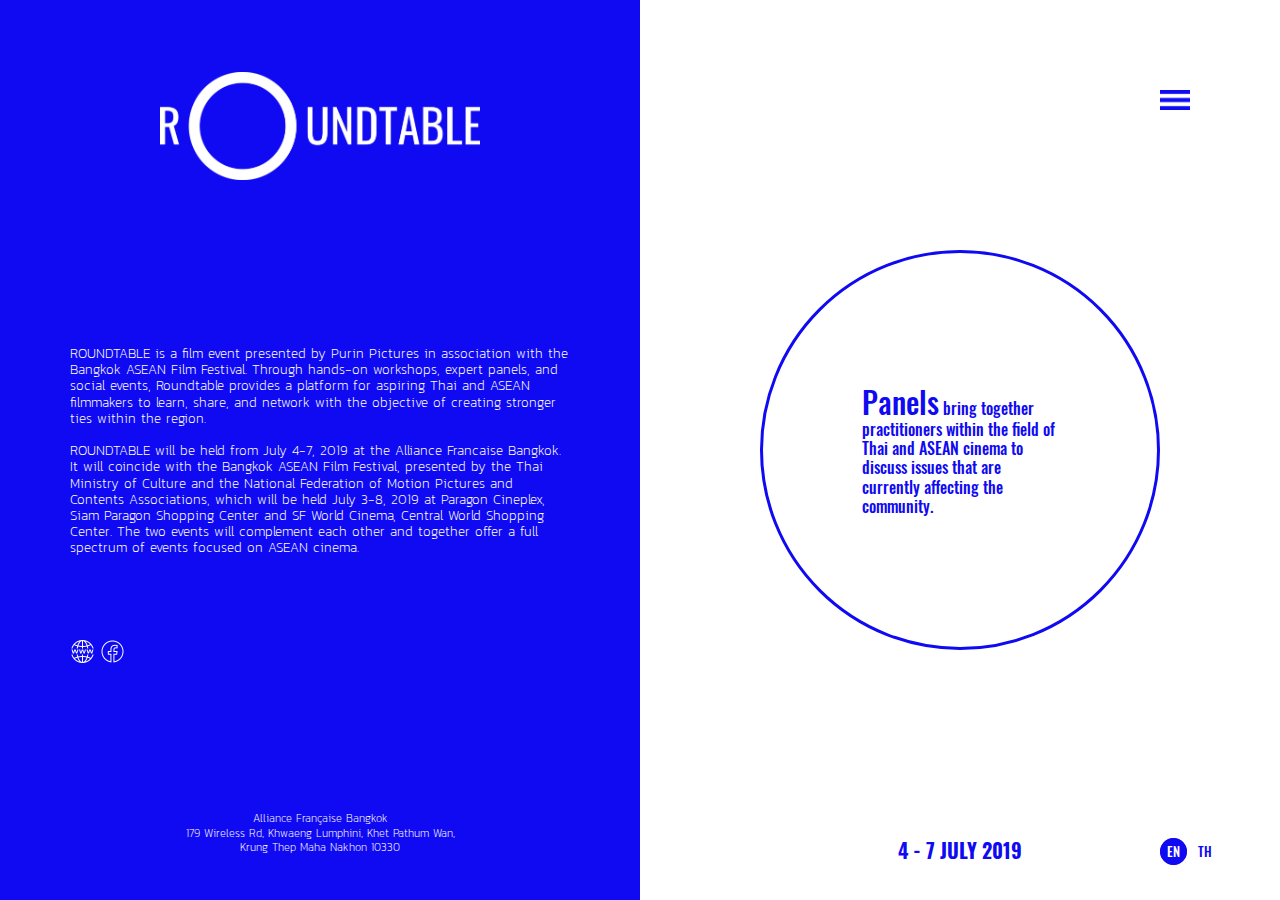
<file: index.html>
<!doctype html>
<html>
	<head>
		<meta charset="utf-8">
		<meta http-equiv="X-UA-Compatible" content="IE=edge">
		<meta name="description" content="Roundtable film event provides a platform for aspiring Thai and ASEAN filmmakers to learn, share, and network with the objective of creating stronger ties within South East Asia.">
		<meta name="viewport" content="width=device-width, initial-scale=1">
		<meta name="keywords" content="network, film, Bangkok, roundtable bangkok, bkk, roundtable bkk, filmmakers, film festival, workshops, ASEAN film">
 		<link rel="shortcut icon" type="image/png" href="favicon.png">	
		<title>Roundtable</title>
		<link rel="stylesheet" href="base.css">
		<link rel="stylesheet" href="style.css">
	</head>
	<body>


<div id="logo">
	<img src="images/logo.png">
</div>

<section class="circles">
	<div id="panel">
		<p>Panel</p>
	</div>
	<div id="datess">
		<p>4 - 7 JULY 2019</p>
	</div>
	<div id="social">
		<p>Workshops</p>
	</div>
	<div id="spotlights">
		<p>Spotlights</p>
	</div>
	<div id="workshops">
		<p>Socials</p>
	</div>
</section>


<section class="text">
  <h1>
    <img src="images/logo-white.png">
  </h1>
  <div class="content">
  <p id="bold">ROUNDTABLE is a film event presented by Purin Pictures in association with the Bangkok ASEAN
Film Festival. Through hands-on workshops, expert panels, and social events, Roundtable provides a
platform for aspiring Thai and ASEAN filmmakers to learn, share, and network with the objective of
creating stronger ties within the region.</p>
    <br>
  <p>
    ROUNDTABLE will be held from July 4-7, 2019 at the Alliance Francaise Bangkok. It will coincide
with the Bangkok ASEAN Film Festival, presented by the Thai Ministry of Culture and the National
Federation of Motion Pictures and Contents Associations, which will be held July 3-8, 2019 at
Paragon Cineplex, Siam Paragon Shopping Center and SF World Cinema, Central World Shopping
Center. The two events will complement each other and together offer a full spectrum of events
focused on ASEAN cinema.
  </p>
  </div>
  <div class="links">
   <a href="https://www.purinpictures.org" target=”_blank”><img src="images/web-icon.png"></a>
  <a href="https://www.facebook.com/purinpictures/" target=”_blank”><img src="images/facebook-icon.png"></a>
  </div>

    <a href="#" class="footer">
		<p class="title">Alliance Française Bangkok</p>
		<p>179 Wireless Rd, Khwaeng Lumphini, Khet Pathum Wan,</p>
		<p>Krung Thep Maha Nakhon 10330</p>
		<img src="images/map.jpg">
  </a>
</section>

<section class="graphics">
  <div class="dates">
   	4 - 7 JULY 2019
  </div>
  <div class="circle">
    <div class="text">
      <p>
        <span>Panels</span> bring together practitioners within the field of Thai and ASEAN cinema to discuss issues that are currently affecting the community.
      </p>
    </div>
  </div>

  <div class="lang">
  	<a href="index.html" class="eng">EN</a>
  	<a href="home-th.html" class="thai">TH</a>
  </div>

</section>


		<a class="menu-toggle">
			<img src="images/menu.png">
		</a>

		<div class="menu">
			<a class="menu-slider">
				<!-- <img src="images/menu-white.png"> -->
				<img src="images/cross.png">
			</a>
			 <nav>
			 	<a href="index.html" class="selected">Home</a>
			    <a href="about.html">About</a>
			    <a href="schedule.html">Schedule</a>
			    <a href="panels.html">Panels</a>
			    <a href="workshops.html">Workshops</a>
			    <a href="spotlights.html">Spotlights</a>
			    <a href="sponsors.html" id="sp">Sponsors</a>
			    <a href="contact.html">Contact</a>
	  		</nav>
	  		<div class="lang">
			  	<a href="index.html" class="engg">EN</a>
			  	<a href="home-th.html" class="thaii">TH</a>
			</div>
		</div>


	<script src="js/introslide.js"></script>
	<script src="js/slide.js"></script>




	</body>
</html>
</file>
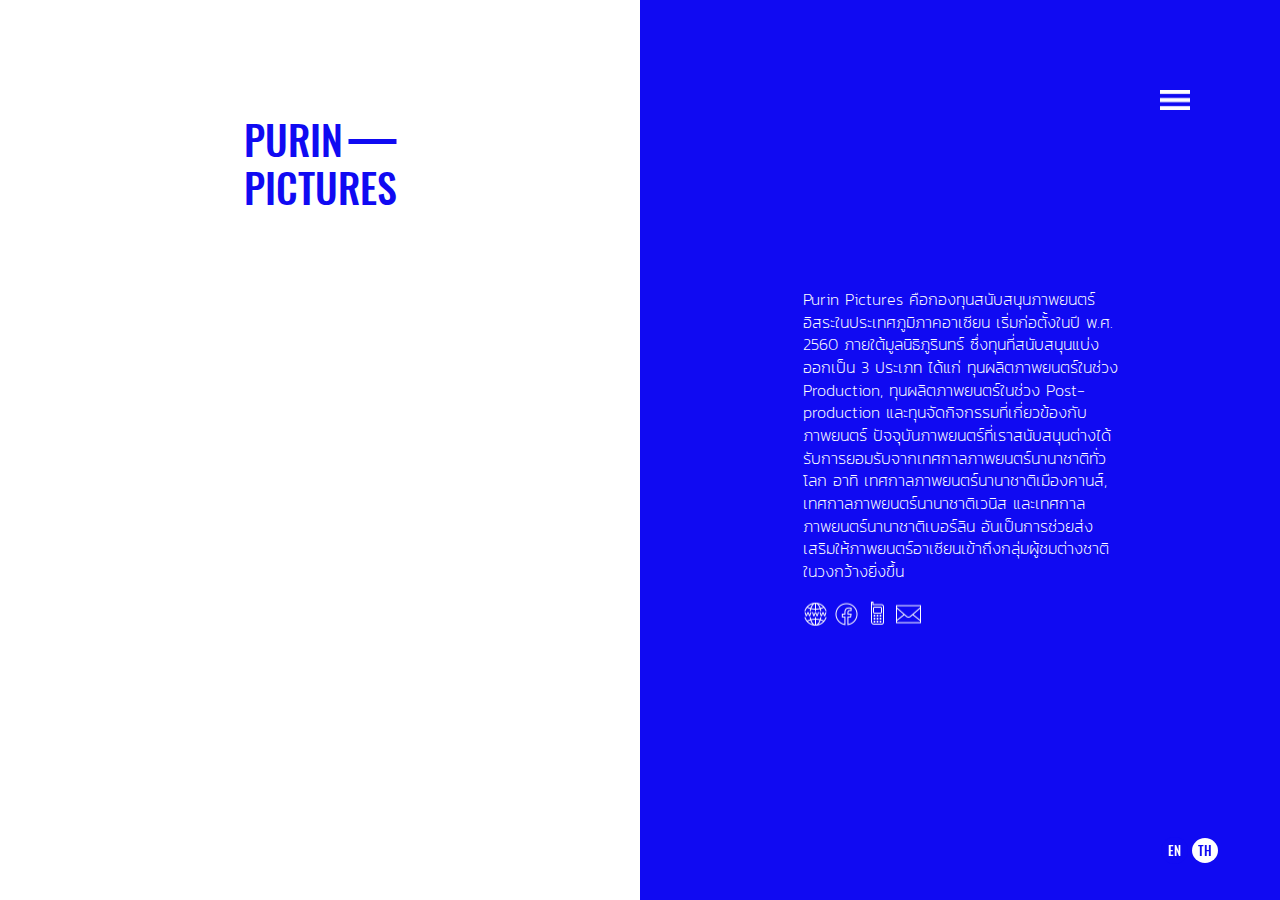
<file: about-th.html>
<!doctype html>
<html>
	<head>
		<meta charset="utf-8">
		<meta http-equiv="X-UA-Compatible" content="IE=edge">
		<meta name="viewport" content="width=device-width, initial-scale=1">
		<meta name="description" content="Roundtable film event provides a platform for aspiring Thai and ASEAN filmmakers to learn, share, and network with the objective of creating stronger ties within South East Asia.">
 		<meta name="keywords" content="network, film, Bangkok, roundtable bangkok, bkk, roundtable bkk, filmmakers, film festival, workshops, ASEAN film">
		<title>Roundtable</title>
		<link rel="shortcut icon" type="image/png" href="favicon.png">
		<link rel="stylesheet" href="base.css">
		<link rel="stylesheet" href="about.css">
	</head>
	<body>


		<a href="https://purinpictures.org" target="blank_" class="about">
  			<h1>
  				Purin 
  			</h1> 
  			<h2>
  				Pictures
  			</h2>
  			<div class="line">
  			</div>
		</a>

		<section class="right">
			<div class="content">
				<p class="info-th">
	  				Purin Pictures คือกองทุนสนับสนุนภาพยนตร์อิสระในประเทศภูมิภาคอาเซียน เริ่มก่อตั้งในปี พ.ศ. 2560 ภายใต้มูลนิธิภูรินทร์ ซึ่งทุนที่สนับสนุนแบ่งออกเป็น 3 ประเภท ได้แก่ ทุนผลิตภาพยนตร์ในช่วง Production, ทุนผลิตภาพยนตร์ในช่วง Post-production และทุนจัดกิจกรรมที่เกี่ยวข้องกับภาพยนตร์ ปัจจุบันภาพยนตร์ที่เราสนับสนุนต่างได้รับการยอมรับจากเทศกาลภาพยนตร์นานาชาติทั่วโลก อาทิ เทศกาลภาพยนตร์นานาชาติเมืองคานส์, เทศกาลภาพยนตร์นานาชาติเวนิส และเทศกาลภาพยนตร์นานาชาติเบอร์ลิน อันเป็นการช่วยส่งเสริมให้ภาพยนตร์อาเซียนเข้าถึงกลุ่มผู้ชมต่างชาติในวงกว้างยิ่งขึ้น
				</p>
				<!-- <a href="www.purinpictures.org" class="purin">
					www.purinpictures.org
				</a> -->
				<div class="links">
					<a href="https://www.purinpictures.org" target=”_blank”><img src="images/web-icon.png"></a>
	  				<a href="https://www.facebook.com/purinpictures/" target=”_blank”><img src="images/facebook-icon.png"></a>
	  				<a href="tel:66918629846" target=”_blank”><img src="images/phone-icon.png"></a>
	  				<a href="mailto:contact@purinpictures.org" target=”_blank”><img src="images/mail-icon.png"></a>
  				</div>
			</div>

			<div class="links-mobile">
					<a href="https://www.purinpictures.org" target=”_blank”><img src="images/web-blue.png"></a>
	  				<a href="https://www.facebook.com/purinpictures/" target=”_blank”><img src="images/fb-blue.png"></a>
			</div>

		</section>


	<!-- language buttons -->

  <div class="langg">
  	<a href="about.html" class="thai">EN</a>
  	<a href="about-th.html" class="eng">TH</a>
  </div>

	<!-- menu bar -->
	<a class="menu-toggle">
		<img src="images/menu-white.png">
	</a>
	<a class="header-logo">
		<img src="images/logo.png" id="logo">
	</a>

	<a class="menu-toggle-mobile">
	<img src="images/menu.png">
	</a>

<p id="p">ABOUT</p>

	<div class="menu">
		<a class="menu-slider">
			<!-- <img src="images/menu-white.png"> -->
			<img src="images/cross.png">
		</a>
		 <nav>
		 	<a href="home-th.html">Home</a>
		    <a href="about-th.html" class="selected">About</a>
		    <a href="schedule.html">Schedule</a>
		    <a href="panels-th.html">Panels</a>
		    <a href="workshops-th.html">Workshops</a>
		    <a href="spotlights-th.html">Spotlights</a>
		    <a href="sponsors.html">Sponsors</a>
		    <a href="contact.html">Contact</a>
  		</nav>
  		<div class="lang">
		  	<a href="about.html" class="thaii">EN</a>
		  	<a href="about-th.html" class="engg">TH</a>
		</div>
	</div>

	<script src="js/slide.js"></script>



	</body>
</html>
</file>
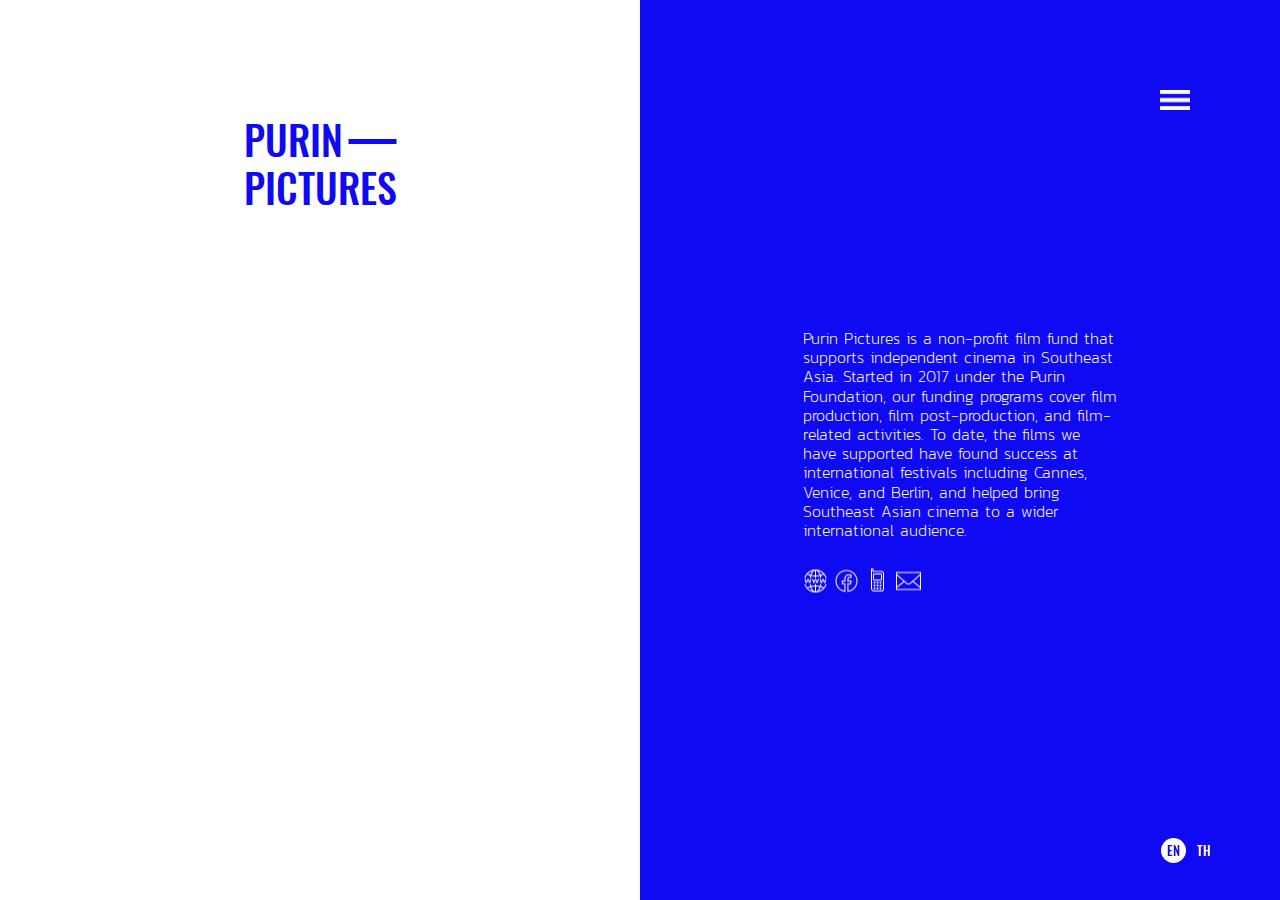
<file: about.html>
<!doctype html>
<html>
	<head>
		<meta charset="utf-8">
		<meta http-equiv="X-UA-Compatible" content="IE=edge">
		<meta name="viewport" content="width=device-width, initial-scale=1">
		<meta name="description" content="Roundtable film event provides a platform for aspiring Thai and ASEAN filmmakers to learn, share, and network with the objective of creating stronger ties within South East Asia.">
 		<meta name="keywords" content="network, film, Bangkok, roundtable bangkok, bkk, roundtable bkk, filmmakers, film festival, workshops, ASEAN film">
		<title>Roundtable</title>
		<link rel="shortcut icon" type="image/png" href="favicon.png">
		<link rel="stylesheet" href="base.css">
		<link rel="stylesheet" href="about.css">
	</head>
	<body>

		<a href="https://purinpictures.org" target="blank_" class="about">
  			<h1>
  				Purin 
  			</h1> 
  			<h2>
  				Pictures
  			</h2>
  			<div class="line">
  			</div>
		</a>

		<section class="right">
			<div class="content">
				<p class="info">
	  				Purin Pictures is a non-profit film fund that supports independent cinema in Southeast Asia. Started in
					2017 under the Purin Foundation, our funding programs cover film production, film post-production,
					and film-related activities. To date, the films we have supported have found success at international
					festivals including Cannes, Venice, and Berlin, and helped bring Southeast Asian cinema to a wider
					international audience.
				</p>
				<!-- <a href="www.purinpictures.org" class="purin">
					www.purinpictures.org
				</a> -->
				<div class="links">
					<a href="https://www.purinpictures.org" target=”_blank”><img src="images/web-icon.png"></a>
	  				<a href="https://www.facebook.com/purinpictures/" target=”_blank”><img src="images/facebook-icon.png"></a>
	  				<a href="tel:66918629846" target=”_blank”><img src="images/phone-icon.png"></a>
	  				<a href="mailto:contact@purinpictures.org" target=”_blank”><img src="images/mail-icon.png"></a>
  				</div>
			</div>

			<div class="links-mobile">
					<a href="https://www.purinpictures.org" target=”_blank”><img src="images/web-blue.png"></a>
	  				<a href="https://www.facebook.com/purinpictures/" target=”_blank”><img src="images/fb-blue.png"></a>
			</div>
		</section>





	<!-- language buttons -->

  <div class="langg">
  	<a href="about.html" class="eng">EN</a>
  	<a href="about-th.html" class="thai">TH</a>
  </div>

	<!-- menu bar -->
	<a class="menu-toggle">
	<img src="images/menu-white.png">
	</a>

	<a class="header-logo">
		<img src="images/logo.png" id="logo">
	</a>

	<a class="menu-toggle-mobile">
	<img src="images/menu.png">
	</a>

<p id="p">ABOUT</p>

	<div class="menu">
		<a class="menu-slider">
			<!-- <img src="images/menu-white.png"> -->
			<img src="images/cross.png">
		</a>
		 <nav>
		 	<a href="index.html">Home</a>
		    <a href="about.html" class="selected">About</a>
		    <a href="schedule.html">Schedule</a>
		    <a href="panels.html">Panels</a>
		    <a href="workshops.html">Workshops</a>
		    <a href="spotlights.html">Spotlights</a>
		    <a href="sponsors.html">Sponsors</a>
		    <a href="contact.html">Contact</a>
  		</nav>
  		<div class="lang">
		  	<a href="about.html" class="engg">EN</a>
		  	<a href="about-th.html" class="thaii">TH</a>
		</div>
	</div>




	<script src="js/slide.js"></script>
	</body>
</html>
</file>
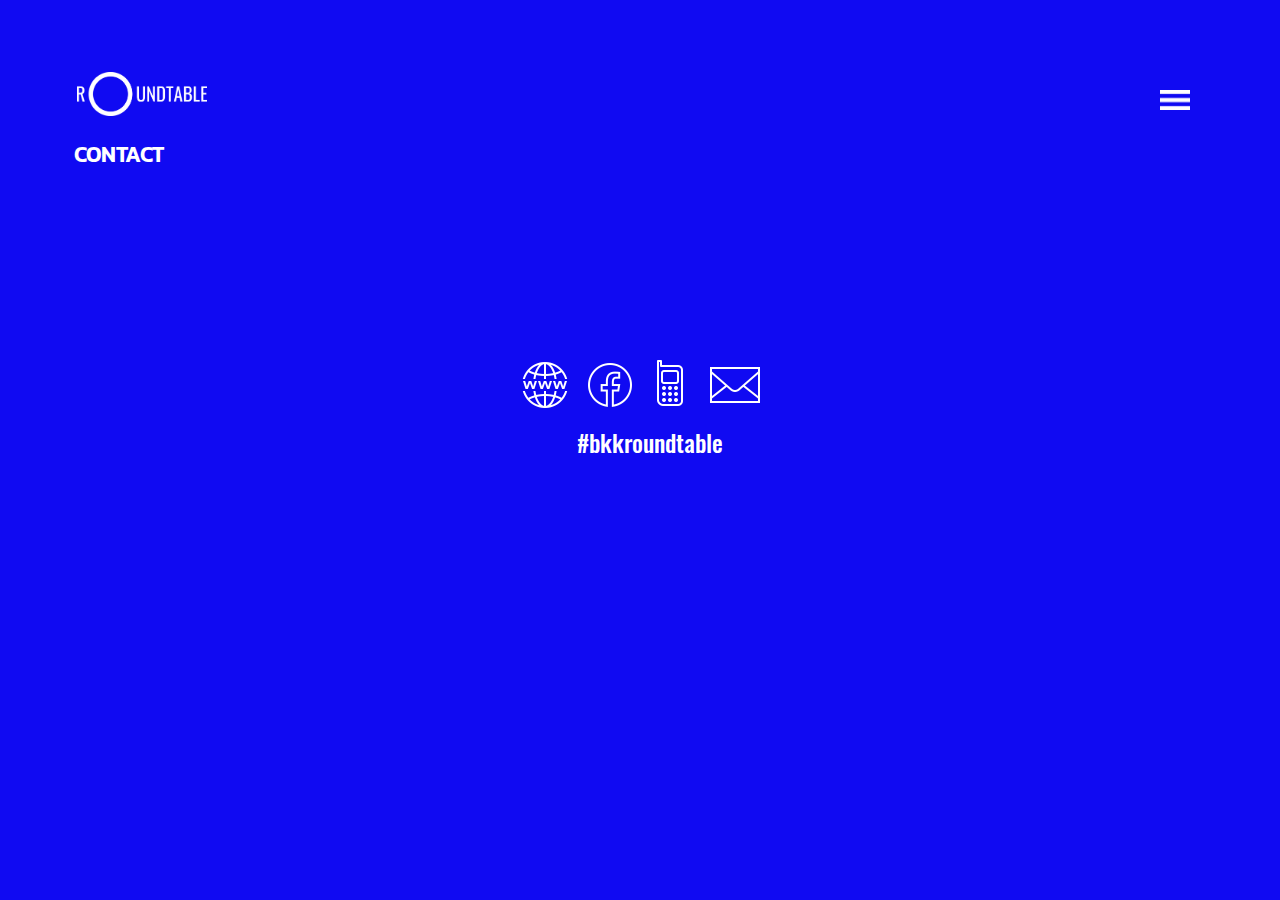
<file: contact.html>
<!doctype html>
<html>
	<head>
		<meta charset="utf-8">
		<meta http-equiv="X-UA-Compatible" content="IE=edge">
		<meta name="viewport" content="width=device-width, initial-scale=1">
		<meta name="description" content="Roundtable film event provides a platform for aspiring Thai and ASEAN filmmakers to learn, share, and network with the objective of creating stronger ties within South East Asia.">
 		<meta name="keywords" content="network, film, Bangkok, roundtable bangkok, bkk, roundtable bkk, filmmakers, film festival, workshops, ASEAN film">
 		<link rel="shortcut icon" type="image/png" href="favicon.png">		
		<title>Roundtable</title>
		<link rel="stylesheet" href="base.css">
		<link rel="stylesheet" href="contact.css">
	</head>
	<body>

<a href="index.html"> <img id="logo" src="images/logo-white.png"></a>

<p id="p">CONTACT</p>

	<div class="content">
		<div class="links">
			<a href="https://www.purinpictures.org" target=”_blank” class="icon"><img src="images/web-icon.png"></a>
				<a href="https://www.facebook.com/purinpictures/" target=”_blank” class="icon"><img src="images/facebook-icon.png"></a>
				<a href="tel:66918629846" target=”_blank” class="icon"><img src="images/phone-icon.png"></a>
				<a href="mailto:contact@purinpictures.org" target=”_blank” class="icon"><img src="images/mail-icon.png"></a>	
		</div>
		<div id="hash">#bkkroundtable</div>	
	</div>


	<!-- menu bar -->
	<a class="menu-toggle">
		<img src="images/menu-white.png">
	</a>

</div>

	<div class="menu">
		<a class="menu-slider">
			<!-- <img src="images/menu-white.png"> -->
			<img src="images/cross.png">
		</a>
		 <nav>
		 	<a href="index.html">Home</a>
		    <a href="about.html">About</a>
		    <a href="schedule.html">Schedule</a>
		    <a href="panels.html">Panels</a>
		    <a href="workshops.html">Workshops</a>
		    <a href="spotlights.html">Spotlights</a>
		    <a href="sponsors.html" id="sp">Sponsors</a>
		    <a href="contact.html" class="selected">Contact</a>
		    
  		</nav>
<!--   		<div class="lang">
		  	<a href="index.html" class="engg">EN</a>
		  	<a class="thaii">TH</a>
		</div>
	</div> -->

	<script src="js/slide.js"></script>



	</body>
</html>
</file>
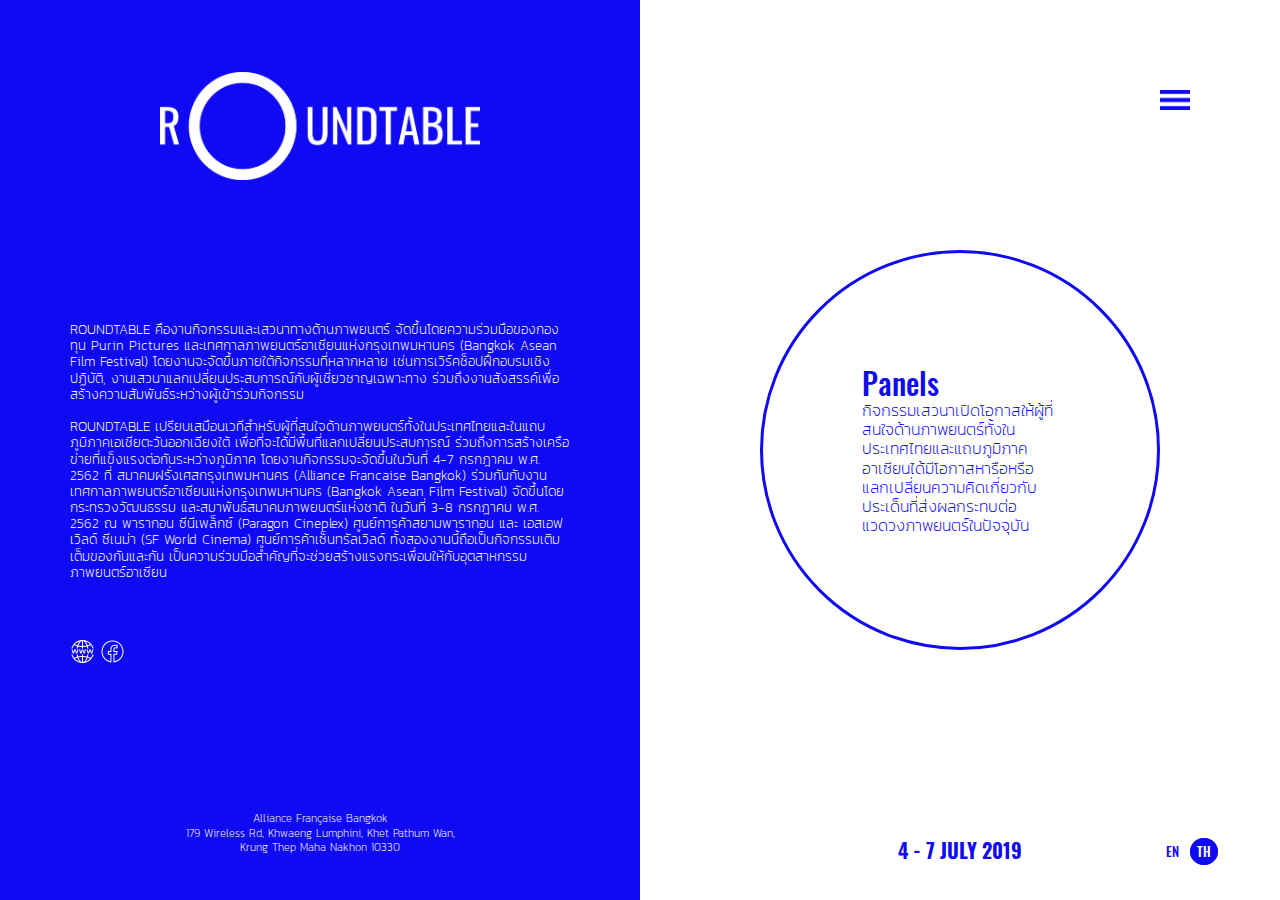
<file: home-th.html>
<!doctype html>
<html>
	<head>
		<meta charset="utf-8">
		<meta http-equiv="X-UA-Compatible" content="IE=edge">
		<meta name="viewport" content="width=device-width, initial-scale=1">
		<meta name="description" content="Roundtable film event provides a platform for aspiring Thai and ASEAN filmmakers to learn, share, and network with the objective of creating stronger ties within South East Asia.">
 		<meta name="keywords" content="network, film, Bangkok, roundtable bangkok, bkk, roundtable bkk, filmmakers, film festival, workshops, ASEAN film">
 		<link rel="shortcut icon" type="image/png" href="favicon.png">	
		<title>Roundtable</title>
		<link rel="stylesheet" href="base.css">
		<link rel="stylesheet" href="home-th.css">
	</head>
	<body>


<div id="logo">
	<img src="images/logo.png">
</div>

<section class="circles">
	<div id="panel">
		<p>Panel</p>
	</div>
	<div id="datess">
		<p>4 - 7 JULY 2019</p>
	</div>
	<div id="social">
		<p>Workshops</p>
	</div>
	<div id="spotlights">
		<p>Spotlights</p>
	</div>
	<div id="workshops">
		<p>Socials</p>
	</div>
</section>

<section class="text">
  <h1>
    <img src="images/logo-white.png">
  </h1>
  <div class="content">
  <p id="bold">ROUNDTABLE คืองานกิจกรรมและเสวนาทางด้านภาพยนตร์ จัดขึ้นโดยความร่วมมือของกองทุน Purin Pictures และเทศกาลภาพยนตร์อาเซียนแห่งกรุงเทพมหานคร (Bangkok Asean Film Festival) โดยงานจะจัดขึ้นภายใต้กิจกรรมที่หลากหลาย เช่นการเวิร์คช็อปฝึกอบรมเชิงปฏิบัติ, งานเสวนาแลกเปลี่ยนประสบการณ์กับผู้เชี่ยวชาญเฉพาะทาง ร่วมถึงงานสังสรรค์เพื่อสร้างความสัมพันธ์ระหว่างผู้เข้าร่วมกิจกรรม</p>
    <br>
  <p>
 ROUNDTABLE เปรียบเสมือนเวทีสำหรับผู้ที่สนใจด้านภาพยนตร์ทั้งในประเทศไทยและในแถบภูมิภาคเอเชียตะวันออกเฉียงใต้ เพื่อที่จะได้มีพื้นที่แลกเปลี่ยนประสบการณ์ ร่วมถึงการสร้างเครือข่ายที่แข็งแรงต่อกันระหว่างภูมิภาค โดยงานกิจกรรมจะจัดขึ้นในวันที่ 4-7 กรกฎาคม พ.ศ. 2562 ที่ สมาคมฝรั่งเศสกรุงเทพมหานคร (Alliance Francaise Bangkok) ร่วมกันกับงานเทศกาลภาพยนตร์อาเซียนแห่งกรุงเทพมหานคร (Bangkok Asean Film Festival) จัดขึ้นโดยกระทรวงวัฒนธรรม และสมาพันธ์สมาคมภาพยนตร์แห่งชาติ ในวันที่ 3-8 กรกฎาคม พ.ศ. 2562 ณ พารากอน ซีนีเพล็กซ์ (Paragon Cineplex) ศูนย์การค้าสยามพารากอน และ เอสเอฟเวิลด์ ซีเนม่า (SF World Cinema) ศูนย์การค้าเซ็นทรัลเวิลด์ ทั้งสองงานนี้ถือเป็นกิจกรรมเติมเต็มของกันและกัน เป็นความร่วมมือสำคัญที่จะช่วยสร้างแรงกระเพื่อมให้กับอุตสาหกรรมภาพยนตร์อาเซียน
  </p>
  </div>
  <div class="links">
   <a href="https://www.purinpictures.org" target=”_blank”><img src="images/web-icon.png"></a>
  <a href="https://www.facebook.com/purinpictures/" target=”_blank”><img src="images/facebook-icon.png"></a>
  </div>

    <a href="#" class="footer">
			<p class="title">Alliance Française Bangkok</p>
			<p>179 Wireless Rd, Khwaeng Lumphini, Khet Pathum Wan,</p>
			<p>Krung Thep Maha Nakhon 10330</p>
			<img src="images/map.jpg">
  </a>
</section>

<section class="graphics">
  <div class="dates">
   	4 - 7 JULY 2019
  </div>
  <div class="circle">
    <div class="text" id="th-t">
      <p>
        <span>Panels</span><br> กิจกรรมเสวนาเปิดโอกาสให้ผู้ที่สนใจด้านภาพยนตร์ทั้งในประเทศไทยและแถบภูมิภาคอาเซียนได้มีโอกาสหารือหรือแลกเปลี่ยนความคิดเกี่ยวกับประเด็นที่ส่งผลกระทบต่อแวดวงภาพยนตร์ในปัจจุบัน
      </p>
    </div>
  </div>

  <div class="lang">
  	<a href="index.html" class="thai">EN</a>
  	<a href="home-th.html" class="eng">TH</a>
  </div>

</section>




		<a class="menu-toggle">
			<img src="images/menu.png">
		</a>

		<div class="menu">
			<a class="menu-slider">
				<!-- <img src="images/menu-white.png"> -->
				<img src="images/cross.png">
			</a>
			 <nav>
			 <a href="home-th.html" class="selected">Home</a>
		    <a href="about-th.html">About</a>
		    <a href="schedule.html">Schedule</a>
		    <a href="panels-th.html">Panels</a>
		    <a href="workshops-th.html">Workshops</a>
		    <a href="spotlights-th.html">Spotlights</a>
		    <a href="sponsors.html">Sponsors</a>
		    <a href="contact.html">Contact</a>
	  		</nav>
	  		<div class="lang">
			  	<a href="index.html" class="thaii">EN</a>
			  	<a href="home-th.html" class="engg">TH</a>
			</div>
		</div>


	<script src="js/introslide-th.js"></script>
	<script src="js/slide.js"></script>




	</body>
</html>
</file>
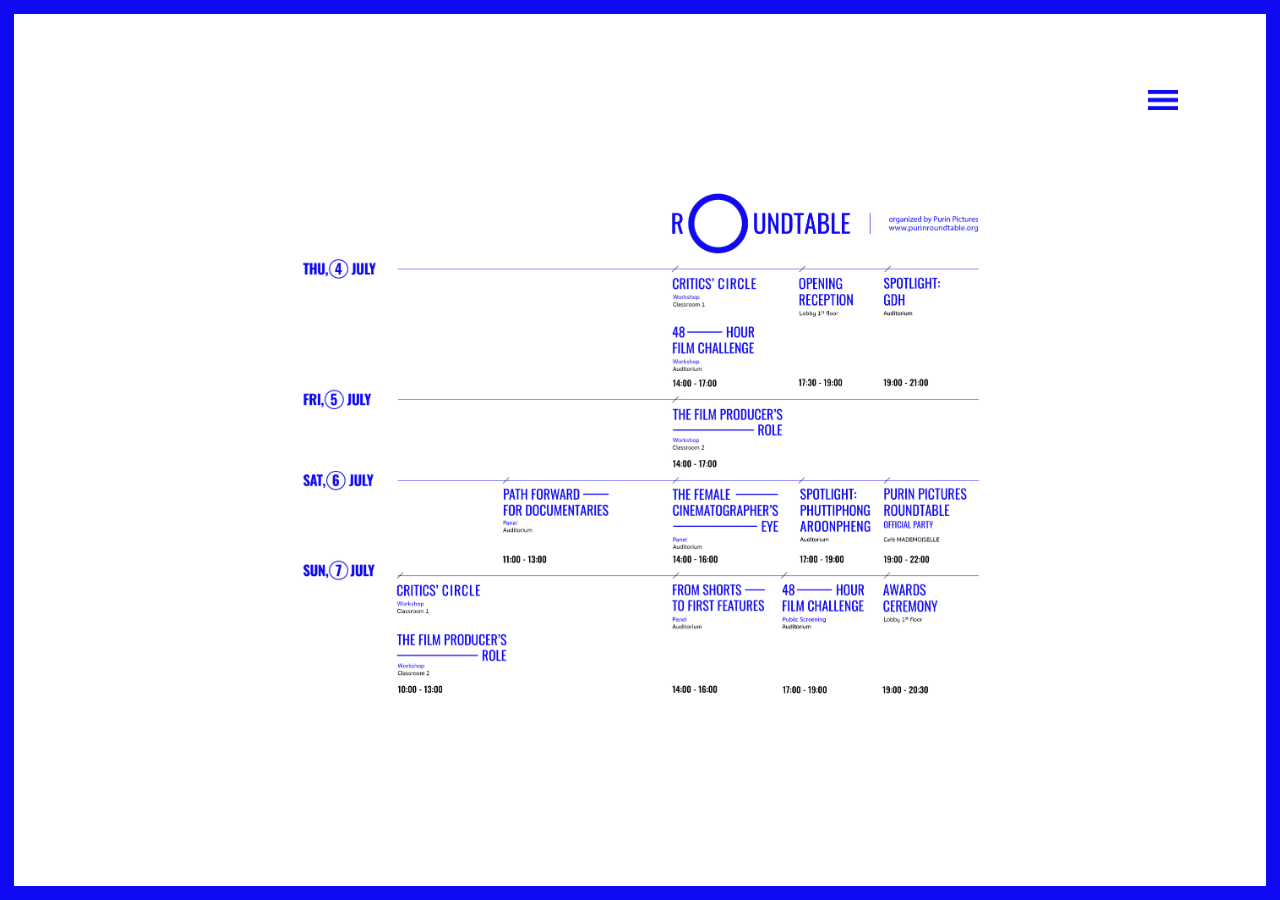
<file: schedule.html>
<!doctype html>
<html>
	<head>
		<meta charset="utf-8">
		<meta http-equiv="X-UA-Compatible" content="IE=edge">
		<meta name="viewport" content="width=device-width, initial-scale=1">
		<meta name="description" content="Roundtable film event provides a platform for aspiring Thai and ASEAN filmmakers to learn, share, and network with the objective of creating stronger ties within South East Asia.">
 		<meta name="keywords" content="network, film, Bangkok, roundtable bangkok, bkk, roundtable bkk, filmmakers, film festival, workshops, ASEAN film">
 		<link rel="shortcut icon" type="image/png" href="favicon.png">	
		<title>Roundtable</title>
		<link rel="stylesheet" href="base.css">
		<link rel="stylesheet" href="schedule.css">
	</head>
	<body>

		<div class="circle"> 
			<img src="images/logo.png">
			<h1>SCHEDULE</h1>
		</div>
		
		<section>
			<img id="pic" src="images/schedule.jpg">
		</section>

		<a class="menu-toggle">
			<img src="images/menu.png">
		</a>

		<div class="menu">
			<a class="menu-slider">
				<img src="images/cross.png">
			</a>
			 <nav>
			 	<a href="index.html">Home</a>
			    <a href="about.html">About</a>
			    <a href="schedule.html" class="selected">Schedule</a>
			    <a href="panels.html">Panels</a>
			    <a href="workshops.html">Workshops</a>
			    <a href="spotlights.html">Spotlights</a>
			    <a href="sponsors.html">Sponsors</a>
			    <a href="contact.html">Contact</a>
	  		</nav>
		</div>


<script src="js/slide.js"></script>



	</body>
</html>
</file>
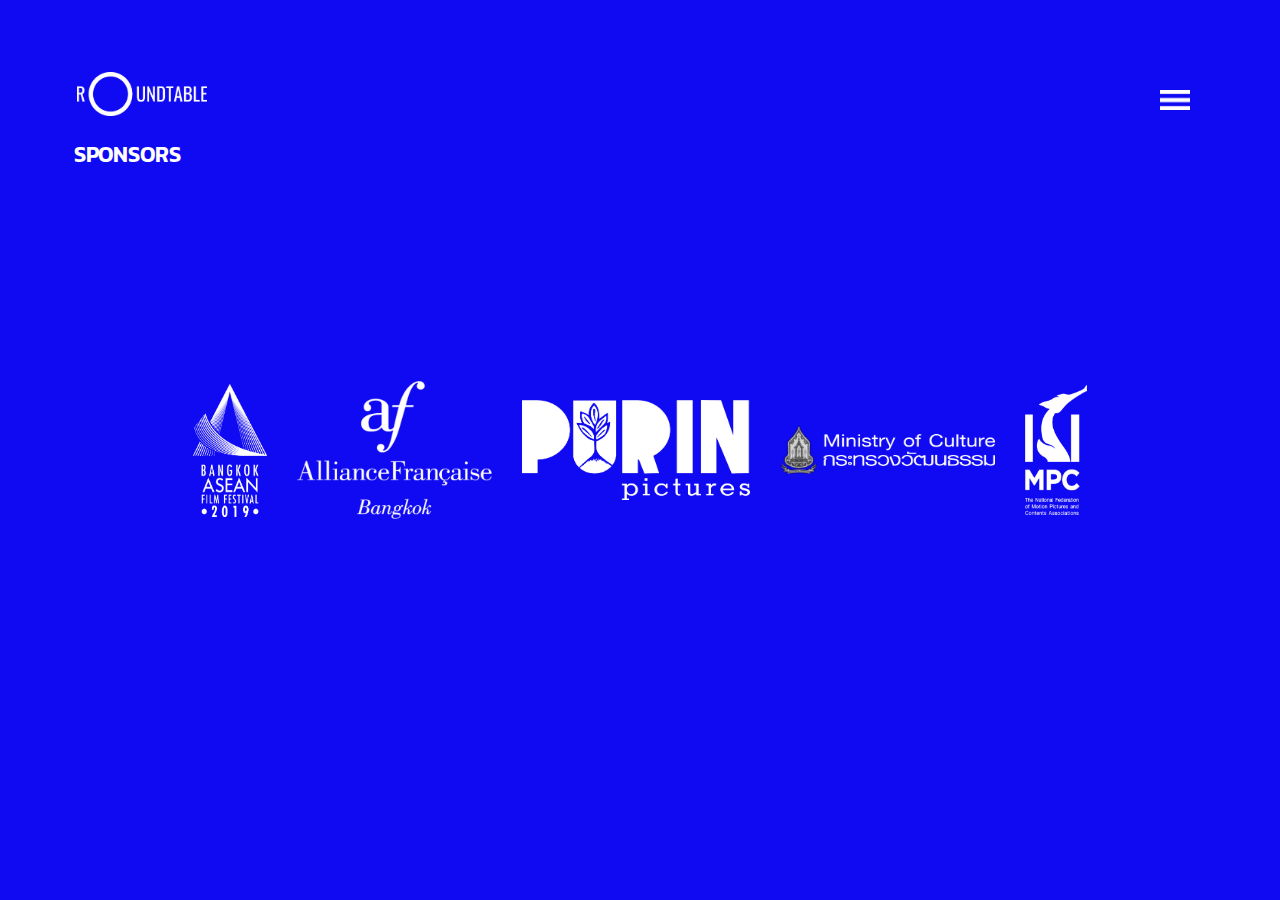
<file: sponsors.html>
<!doctype html>
<html>
	<head>
		<meta charset="utf-8">
		<meta http-equiv="X-UA-Compatible" content="IE=edge">
		<meta name="viewport" content="width=device-width, initial-scale=1">
		<meta name="description" content="Roundtable film event provides a platform for aspiring Thai and ASEAN filmmakers to learn, share, and network with the objective of creating stronger ties within South East Asia.">
 		<meta name="keywords" content="network, film, Bangkok, roundtable bangkok, bkk, roundtable bkk, filmmakers, film festival, workshops, ASEAN film">
 		<link rel="shortcut icon" type="image/png" href="favicon.png">	
		<title>Roundtable</title>
		<link rel="stylesheet" href="base.css">
		<link rel="stylesheet" href="sponsors.css">
	</head>
	<body>

<a href="index.html"> <img id="logo" src="images/logo-white.png"></a>

<p id="p">SPONSORS</p>

		<div class="links">
			<a class="icon1"><img src="images/sponsor1.png"></a>
			<a class="icon2"><img src="images/sponsor2.png"></a>
			<a class="icon3"><img src="images/sponsor3.png"></a>
			<a class="icon4"><img src="images/sponsor4.png"></a>
			<a class="icon5"><img src="images/sponsor5.png"></a>
		</div>


	<!-- menu bar -->
	<a class="menu-toggle">
		<img src="images/menu-white.png">
	</a>

</div>

	<div class="menu">
		<a class="menu-slider">
			<!-- <img src="images/menu-white.png"> -->
			<img src="images/cross.png">
		</a>
		 <nav>
		 	<a href="index.html">Home</a>
		    <a href="about.html">About</a>
		    <a href="schedule.html">Schedule</a>
		    <a href="panels.html">Panels</a>
		    <a href="workshops.html">Workshops</a>
		    <a href="spotlights.html">Spotlights</a>
		    <a href="sponsors.html" class="selected" id="sp">Sponsors</a>
		    <a href="contact.html">Contact</a>
		    
  		</nav>
<!--   		<div class="lang">
		  	<a href="index.html" class="engg">EN</a>
		  	<a class="thaii">TH</a>
		</div>
	</div> -->

	<script src="js/slide.js"></script>



	</body>
</html>
</file>
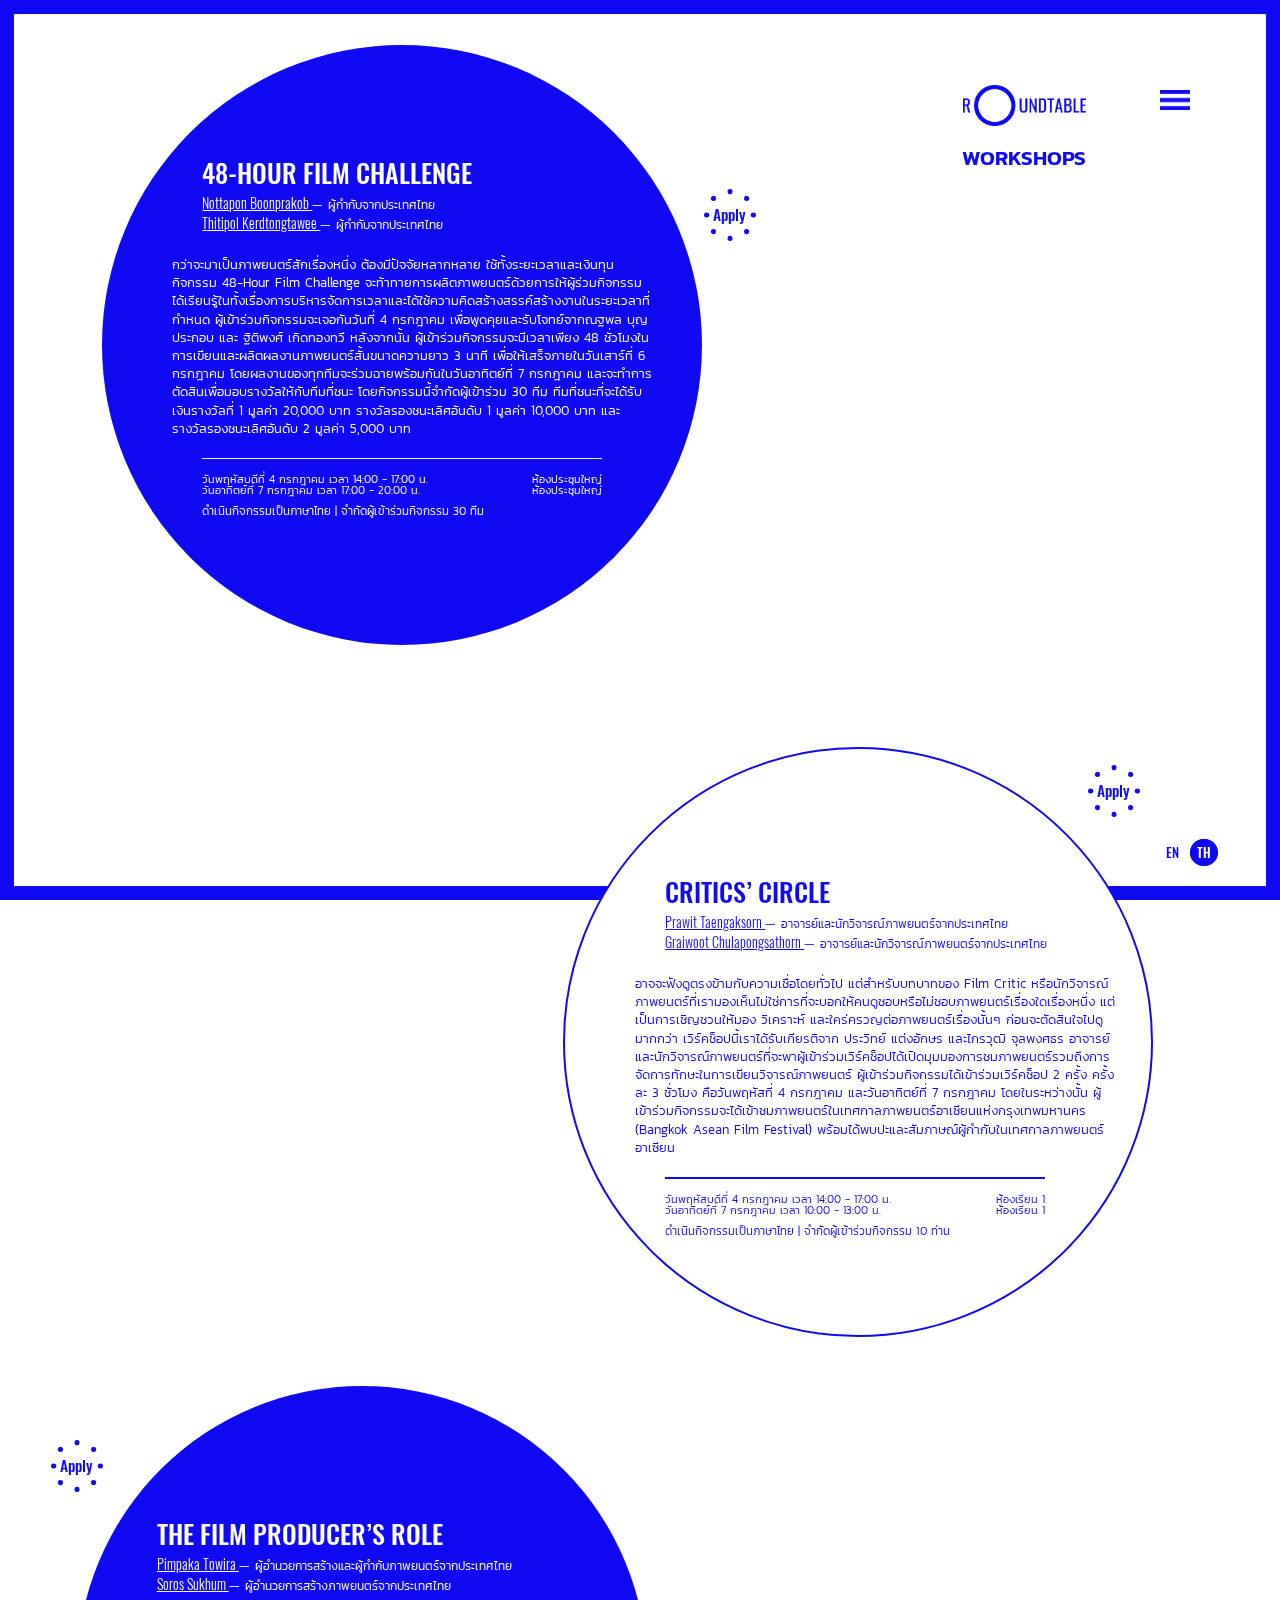
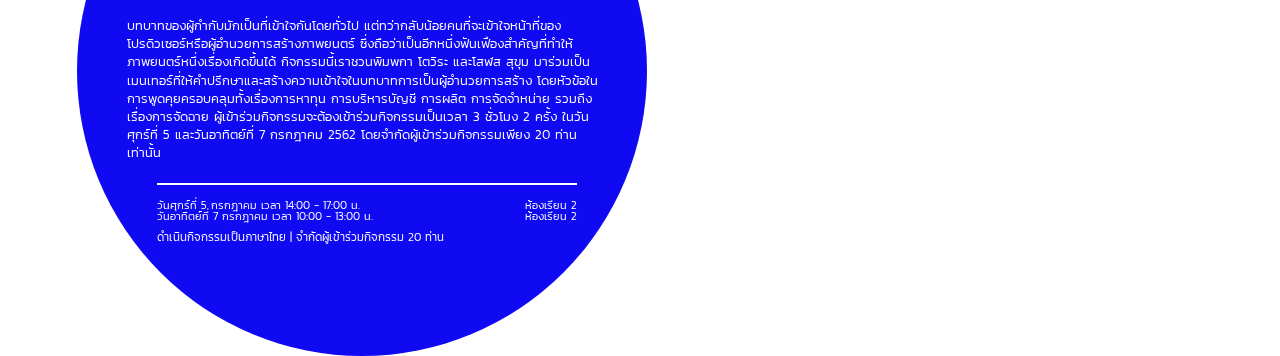
<file: workshops-th.html>
<!doctype html>
<html>
	<head>
		<meta charset="utf-8">
		<meta http-equiv="X-UA-Compatible" content="IE=edge">
		<meta name="viewport" content="width=device-width, initial-scale=1">
		<meta name="description" content="Roundtable film event provides a platform for aspiring Thai and ASEAN filmmakers to learn, share, and network with the objective of creating stronger ties within South East Asia.">
 		<meta name="keywords" content="network, film, Bangkok, roundtable bangkok, bkk, roundtable bkk, filmmakers, film festival, workshops, ASEAN film">
 		<link rel="shortcut icon" type="image/png" href="favicon.png">	
		<title>Roundtable</title>
		<link rel="stylesheet" href="base.css">
		<link rel="stylesheet" href="workshops-th.css">
	</head>
	<body>

<div class="border"></div>


<h4><img id="logo" src="images/logo.png"></h4>

<p id="p">WORKSHOPS</p>

<!-- challenges-->
<div class="challenge">

	<div class="content">

	<h1>48-HOUR FILM CHALLENGE</h1>
		<div class="link">
		<a class="nottapon">
			Nottapon Boonprakob </a>
		<p>— ผู้กำกับจากประเทศไทย</p>
		</div>


		<div class="link">
		<a class="thiti">
			Thitipol Kerdtongtawee </a>
		<p>— ผู้กำกับจากประเทศไทย</p>
		</div>


		<p class="main">
		กว่าจะมาเป็นภาพยนตร์สักเรื่องหนึ่ง ต้องมีปัจจัยหลากหลาย ใช้ทั้งระยะเวลาและเงินทุน กิจกรรม 48-Hour Film Challenge จะท้าทายการผลิตภาพยนตร์ด้วยการให้ผู้ร่วมกิจกรรมได้เรียนรู้ในทั้งเรื่องการบริหารจัดการเวลาและได้ใช้ความคิดสร้างสรรค์สร้างงานในระยะเวลาที่กำหนด ผู้เข้าร่วมกิจกรรมจะเจอกันวันที่ 4 กรกฎาคม เพื่อพูดคุยและรับโจทย์จากณฐพล บุญประกอบ และ ฐิติพงศ์ เกิดทองทวี หลังจากนั้น ผู้เข้าร่วมกิจกรรมจะมีเวลาเพียง 48 ชั่วโมงในการเขียนและผลิตผลงานภาพยนตร์สั้นขนาดความยาว 3 นาที เพื่อให้เสร็จภายในวันเสาร์ที่ 6 กรกฎาคม โดยผลงานของทุกทีมจะร่วมฉายพร้อมกันในวันอาทิตย์ที่ 7 กรกฎาคม และจะทำการตัดสินเพื่อมอบรางวัลให้กับทีมที่ชนะ โดยกิจกรรมนี้จำกัดผู้เข้าร่วม 30 ทีม ทีมที่ชนะที่จะได้รับเงินรางวัลที่ 1 มูลค่า 20,000 บาท รางวัลรองชนะเลิศอันดับ 1 มูลค่า 10,000 บาท และรางวัลรองชนะเลิศอันดับ 2 มูลค่า 5,000 บาท
		</p>

		<div class="line"></div>

		<div class="date1">		
			<p>วันพฤหัสบดีที่ 4 กรกฎาคม เวลา 14:00 - 17:00 น.</p>
			<p class="nope">ห้องประชุมใหญ่</p>

		</div>
		<div class="date2">
			<p>วันอาทิตย์ที่ 7 กรกฎาคม เวลา 17:00 - 20:00 น.</p>
			<p>ห้องประชุมใหญ่</p>
		</div>	

		<div class="location">
			<p class="ppl">ดำเนินกิจกรรมเป็นภาษาไทย | จำกัดผู้เข้าร่วมกิจกรรม 30 ทีม</p></div></div>

	<h6>PANELISTS</h6>
	<div class="pan-section">
		<div id="one">
			<img id="jpic" src="pics/not.jpg">
			<h3>Nottapon BOONPRAKOB</h3>
		</div>
		<div id="two">
			<img id="npic" src="pics/kerd.jpg">
			<h3>Thitipong KERDTONGTAWEE</h3>
		</div>
		<a href="https://forms.gle/NhQagDC9QqXS17uJA" target=”_blank” class="signmob uno">
		<h6>Apply</h6>
		<img src="images/dottedc.png">
		</a>
	</div>


	</div>

<!-- pop up challenges-->
	<div class="circle-xl" id="n1">
	<a><img src="images/cross.png" class="crosss" id="cross1"></a>
	<div class="filler">
		<h2>Nottapon BOONPRAKORB</h2>
		<p>— เริ่มต้นอาชีพในวงการภาพยนตร์กับสตูดิโอ GDH ของไทย ผ่านการเขียนบทภาพยนตร์มาแล้วสองเรื่อง คือ <span>Suckseed</span> ห่วยขั้นเทพ และ เมย์ไหน ไฟแรงเฟ่อร์ ซึ่งเป็นภาพยนตร์ที่ประสบความสำเร็จและมีรายได้สูงในประเทศ ในปี พ.ศ. 2559 ณฐพลมีโอกาสเข้าเรียนต่อระดับปริญญาโทสาขา Social Documentary ที่ School of Visual Arts นิวยอร์ค สหรัฐอเมริกา โดยภาพยนตร์สั้นสร้างชื่อของเขา <span>Alex</span> ได้เข้าชิงรางวัลใน BAFTA Student Films Awards และล่าสุด ภาพยนตร์เรื่อง <span>2215</span> เชื่อ บ้า กล้า ก้าวของณฐพลก็ได้รับการยอมรับอย่างวงกว้าง ได้รับรางวัลจากเวทีระดับประเทศมากมาย นอกจากนี้ยังได้เข้าฉายสู่สายตาคนทั่วโลกใน Netflix อีกด้วย</p>
		<img id="npic" src="pics/not.jpg">
	</div>
	</div>
	<div class="circle-xl" id="t1">
	<a><img src="images/cross.png" class="crosss" id="cross2"></a>
	<div class="filler">
		<h2>Thitipong KERDTONGTAWEE</h2>
		<p>— เริ่มก่อตั้ง Hello Filmmaker ซึ่งเป็นบริษัทผลิตสื่อภาพยนตร์ตั้งแต่สมัยมหาวิทยาลัย เขาเริ่มเป็นที่รู้จักหลังจากผลงานมิวสิควิดีโอเพลง ขอ ของ Lomosonic และกลายเป็นกระแสไวรัลที่คนพูดถึงบน social media อย่างล้นหลามเพียงชั่วข้ามคืน หลังจากนั้น ฐิติพงศ์กลายเป็นที่จดจำในฐานะผู้กำกับที่ทำงานกับพื้นที่สื่อออนไลน์ อาทิ งาน <span>Go So Big</span> โดย Peckish, <span>The Only One</span> โดย The 1 Card, <span>Focus</span> โดย Focus Film และ <span>No Gecko</span> โดย No Gecko Spray</p>
		<img id="kpic" src="pics/kerd.jpg">
	</div>
</div>


<!-- critics-->
	<div class="critics">

		<div class="content2">

		<h1>CRITICS’ CIRCLE</h1>
			<div class="link">
			<a class="person" id="Taeng">
				Prawit Taengaksorn </a>
			<p class="sentence">— อาจารย์และนักวิจารณ์ภาพยนตร์จากประเทศไทย</p>
			</div>


			<div class="link">
			<a class="person" id="grai">
				Graiwoot Chulapongsathorn </a>
			<p class="sentence">— อาจารย์และนักวิจารณ์ภาพยนตร์จากประเทศไทย</p>
			</div>


		<p class="main">
		อาจจะฟังดูตรงข้ามกับความเชื่อโดยทั่วไป แต่สำหรับบทบาทของ Film Critic หรือนักวิจารณ์ภาพยนตร์ที่เรามองเห็นไม่ใช่การที่จะบอกให้คนดูชอบหรือไม่ชอบภาพยนตร์เรื่องใดเรื่องหนึ่ง แต่เป็นการเชิญชวนให้มอง วิเคราะห์ และใคร่ครวญต่อภาพยนตร์เรื่องนั้นๆ ก่อนจะตัดสินใจไปดูมากกว่า เวิร์คช็อปนี้เราได้รับเกียรติจาก ประวิทย์ แต่งอักษร และไกรวุฒิ จุลพงศธร อาจารย์และนักวิจารณ์ภาพยนตร์ที่จะพาผู้เข้าร่วมเวิร์คช็อปได้เปิดมุมมองการชมภาพยนตร์รวมถึงการจัดการทักษะในการเขียนวิจารณ์ภาพยนตร์ ผู้เข้าร่วมกิจกรรมได้เข้าร่วมเวิร์คช็อป 2 ครั้ง ครั้งละ 3 ชั่วโมง คือวันพฤหัสที่ 4 กรกฎาคม และวันอาทิตย์ที่ 7 กรกฎาคม โดยในระหว่างนั้น ผู้เข้าร่วมกิจกรรมจะได้เข้าชมภาพยนตร์ในเทศกาลภาพยนตร์อาเซียนแห่งกรุงเทพมหานคร (Bangkok Asean Film Festival) พร้อมได้พบปะและสัมภาษณ์ผู้กำกับในเทศกาลภาพยนตร์อาเซียน 
		</p>

		<div class="line2"></div>

		<div class="date1">		
			<p>วันพฤหัสบดีที่ 4 กรกฎาคม เวลา 14:00 - 17:00 น.</p>
			<p class="nope">ห้องเรียน 1</p>

		</div>
		<div class="date2">
			<p>วันอาทิตย์ที่ 7 กรกฎาคม เวลา 10:00 - 13:00 น.</p>
			<p>ห้องเรียน 1</p>
		</div>

		<div class="location">
			<p>ดำเนินกิจกรรมเป็นภาษาไทย | จำกัดผู้เข้าร่วมกิจกรรม 10 ท่าน</p>
		</div>
	
		</div>



	<h6 id="panel2">PANELISTS</h6>
	<div class="pan-section2">
		<div id="four">
			<img id="cpic" src="pics/prawit.jpg">
			<h3>Prawit TAENGAKSORN</h3>
		</div>
		<div id="five">
			<img id="aapic" src="pics/grai.jpg">
			<h3>Graiwoot CHULPHONGSATHORN</h3>
		</div>
		<a href="https://forms.gle/C7zoZj85GiTjWUuq9"  target=”_blank” class="signmob dos">
		<h6>Apply</h6>
		<img src="images/dottedc.png">
		</a>
	</div>


	</div>

<!-- pop up female-->
<div class="circle-xl" id="t2">
	<a><img src="images/cross.png" class="crosss" id="cross3"></a>
	<div class="filler">
		<h2>Prawit TAENGAKSORN</h2>
		<p>— นักวิจารณ์ภาพยนตร์ที่ได้รับการยอมรับท่านหนึ่งของไทย งานเขียนของเขาได้รับการเผยแพร่ทั้งในสื่อสิ่งพิมพ์และสื่อออนไลน์มากมาย นอกจากนี้เขายังเป็นอาจารย์ในวิชาวิจารณ์ภาพยนตร์ให้กับมหาวิทยาลัยกรุงเทพ, จุฬาลงกรณ์มหาวิทยาลัย, มหาวิทยาลัยรามคำแหง และมหาวิทยาลัยหอการค้าไทย นอกจากนี้เขายังมีผลงานเขียนรวมถึงร่วมเขียนหนังสือเกี่ยวกับภาพยนตร์อย่างหัวข้อ Alfred Hitchcock และ Steven Spielberg ตั้งแต่ปี พ.ศ. 2558 เป็นต้นมา เขายังเป็นหนึ่งในคณะกรรมการของหอภาพยนตร์ไทยอีกด้วย</p>
		<img id="ppic" src="pics/prawit.jpg">
	</div>
</div>
<div class="circle-xl" id="g1">
	<a><img src="images/cross.png" class="crosss" id="cross4"></a>
	<div class="filler">
		<h2>Graiwoot CHULAPHONGSATHORN</h2>
		<p>— เป็นนักวิชาการด้านภาพยนตร์ศึกษา, นักวิจารณ์, ภัณฑารักษ์ และผู้อำนวยการสร้างภาพยนตร์สั้น เขาจบการศึกษาระดับปริญญาเอกจาก Queen Mary, University of London ผลงานของเขาได้รับการตีพิมพ์และเผยแพร่ทั้งในและระดับนานาชาติ รวมถึงได้รับบทบาทภัณฑารักษ์รับเชิญจากหลายๆ สถาบันภาพยนตร์ศึกษา นอกจากนี้ในด้านการผลิตภาพยนตร์ เขายังมีบทบาทเป็นผู้อำนวยการสร้างภาพยนตร์สารคดี โดย ประพัทธ์ จิวะรังสรรค์ และที่ปรึกษาบทภาพยนตร์ให้กับภาพยนตร์ไทยอิสระหลายเรื่อง รวมถึง มะลิลา กำกับโดย อนุชา บุญยวรรธนะ ปัจจุบัน ดร. ไกรวุฒิดำรงตำแหน่งอาจารย์พิเศษในวิชาทฤษฎีภาพยนตร์ให้กับมหาวิทยาลัยศรีนครินทรวิโรฒ</p>
		<img id="gpic" src="pics/grai.jpg">
	</div>
</div>

<!-- producer-->
	<div class="producer">
		<div class="content3">
		<h1>THE FILM PRODUCER’S ROLE</h1>
			<div class="link">
			<a id="towira">
				Pimpaka Towira </a>
			<p>— ผู้อำนวยการสร้างและผู้กำกับภาพยนตร์จากประเทศไทย</p>
			</div>


			<div class="link">
			<a id="sukhum">
				Soros Sukhum </a>
			<p>— ผู้อำนวยการสร้างภาพยนตร์จากประเทศไทย</p>
			</div>


		<p class="main">
		บทบาทของผู้กำกับมักเป็นที่เข้าใจกันโดยทั่วไป แต่ทว่ากลับน้อยคนที่จะเข้าใจหน้าที่ของโปรดิวเซอร์หรือผู้อำนวยการสร้างภาพยนตร์ ซึ่งถือว่าเป็นอีกหนึ่งฟันเฟืองสำคัญที่ทำให้ภาพยนตร์หนึ่งเรื่องเกิดขึ้นได้ กิจกรรมนี้เราชวนพิมพกา โตวิระ และโสฬส สุขุม มาร่วมเป็นเมนเทอร์ที่ให้คำปรึกษาและสร้างความเข้าใจในบทบาทการเป็นผู้อำนวยการสร้าง โดยหัวข้อในการพูดคุยครอบคลุมทั้งเรื่องการหาทุน การบริหารบัญชี การผลิต การจัดจำหน่าย รวมถึงเรื่องการจัดฉาย ผู้เข้าร่วมกิจกรรมจะต้องเข้าร่วมกิจกรรมเป็นเวลา 3 ชั่วโมง 2 ครั้ง ในวันศุกร์ที่ 5 และวันอาทิตย์ที่ 7 กรกฎาคม 2562 โดยจำกัดผู้เข้าร่วมกิจกรรมเพียง 20 ท่านเท่านั้น
		</p>

		<div class="line3"></div>

		<div class="date1">
			<p>วันศุกร์ที่ 5 กรกฎาคม เวลา 14:00 - 17:00 น.</p>
			<p class="nope">ห้องเรียน 2</p>

		</div>
		<div class="date2">
			<p>วันอาทิตย์ที่ 7 กรกฎาคม เวลา 10:00 - 13:00 น.</p>
			<p>ห้องเรียน 2</p>
		</div>


		<div class="location">
			<p class="ppl">ดำเนินกิจกรรมเป็นภาษาไทย | จำกัดผู้เข้าร่วมกิจกรรม 20 ท่าน</p>
		</div>
	
		</div>


	<h6 id="panel3">PANELISTS</h6>
	<div class="pan-section3">
		<div id="seven">
			<img id="ccpic" src="pics/pim.jpg">
			<h3>Pimpaka TOWIRA</h3>
		</div>
		<div id="eight">
			<img id="wpic" src="pics/soros.jpg">
			<h3>Soros SUKHUM</h3>
		</div>
		<a href="https://forms.gle/eGQmXXW7saWuvbqS8" target=”_blank” class="signmob tres">
		<h6>Apply</h6>
			<img src="images/dottedc.png">
		</a>
	</div>


	</div>

<!-- pop up shorts -->
<div class="circle-xl" id="tt2">
	<a><img src="images/cross.png" class="crosss" id="cross5"></a>
	<div class="filler">
		<h2>Pimpaka TOWIRA</h2>
		<p>— เป็นผู้กำกับและผู้อำนวยการสร้างภาพยนตร์ โดยผลงานภาพยนตร์ขนาดยาวเรื่องแรกที่ทำให้เธอเป็นที่รู้จักในฐานะผู้กำกับหญิงชาวไทยทั้งในแวดวงภาพยนตร์ไทยและนานาชาติคือเรื่อง คืนไร้เงา <span>One Night Husband</span> เธอได้รับเกียรติให้เป็นหนึ่งในคณะกรรมการตัดสินในเทศกาลภาพยนตร์นานาชาติมากมาย และได้รับรางวัลศิลปาธรซึ่งจัดขึ้นโดยกระทรวงวัฒนธรรมในปี พ.ศ. 2552 อีกด้วย ภาพยนตร์เรื่องมหาสมุทรและสุสาน <span>The Island Funeral</span> เป็นผลงานล่าสุดซึ่งได้รับรางวัล Asian Future Category ในงาน Tokyo International Film Festival ในปี พ.ศ. 2558</p>
		<img id="pppic" src="pics/pim.jpg">
	</div>
</div>
<div class="circle-xl" id="s1">
	<a><img src="images/cross.png" class="crosss" id="cross6"></a>
	<div class="filler">
		<h2>Soros SUKHUM</h2>
		<p>— เป็นผู้อำนวยการสร้างภาพยนตร์ชาวไทย เขาเริ่มต้นเส้นทางอาชีพในวงการภาพยนตร์จากการเป็นหนึ่งในรุ่นบุกเบิกของกลุ่มนักทำหนังนอกกระแสในประเทศ โดยเขาได้มีส่วนรวมในการผลิตภาพยนตร์เรื่องดอกฟ้าในมือมาร <span>Mysterious Object at Noon</span> กำกับโดย อภิชาติพงศ์ วีระเศรษฐกุล และคืนไร้เงา <span>One Night Husband</span> กำกับโดย พิมพกา โตวิระ ตลอดระยะเวลา 15 ปีที่ผ่านมา เขามีส่วนอำนวยการสร้างภาพยนตร์ให้กับผู้กำกับชั้นนำมากมาย อาทิ เช่น เป็นเอก รัตนเรือง, คงเดช จาตุรันต์รัศมี, ศิวโรจณ์ คงสกุล, อโนชา สุวิชากรพงศ์ และอาทิตย์ อัสสรัตน์</p>
		<img id="spic" src="pics/soros.jpg">
	</div>
</div>

	<!-- sign up buttons -->
	<a href="https://forms.gle/NhQagDC9QqXS17uJA" target=”_blank” class="signup one">
		<h5>Apply</h5>
		<img src="images/dottedc.png">
	</a>

	<a href="https://forms.gle/C7zoZj85GiTjWUuq9"  target=”_blank” class="signup two">
		<h5>Apply</h5>
		<img src="images/dottedc.png">
	</a>

	<a href="https://forms.gle/eGQmXXW7saWuvbqS8" target=”_blank” class="signup three">
		<h5>Apply</h5>
		<img src="images/dottedc.png">
	</a>

	<!-- language buttons -->

  <div class="langg">
  	<a href="workshops.html" class="thai">EN</a>
  	<a href="workshops-th.html" class="eng">TH</a>
  </div>

	<!-- menu bar -->
	<a class="menu-toggle">
		<img src="images/menu.png">
	</a>

</div>

	<div class="menu">
		<a class="menu-slider">
			<!-- <img src="images/menu-white.png"> -->
			<img src="images/cross.png">
		</a>
		 <nav>
		 	<a href="home-th.html">Home</a>
		    <a href="about-th.html">About</a>
		    <a href="schedule.html">Schedule</a>
		    <a href="panels-th.html">Panels</a>
		    <a href="workshops-th.html" class="selected">Workshops</a>
		    <a href="spotlights-th.html">Spotlights</a>
		    <a href="sponsors.html" id="sp">Sponsors</a>
		    <a href="contact.html">Contact</a>
  		</nav>
  		<div class="lang">
		  	<a href="workshops.html" class="thaii">EN</a>
		  	<a href="workshops-th.html" class="engg">TH</a>
		</div>
	</div>



	<script src="js/slide.js"></script>
	<script src="js/circle-pop-workshops.js"></script>


	</body>
</html>
</file>
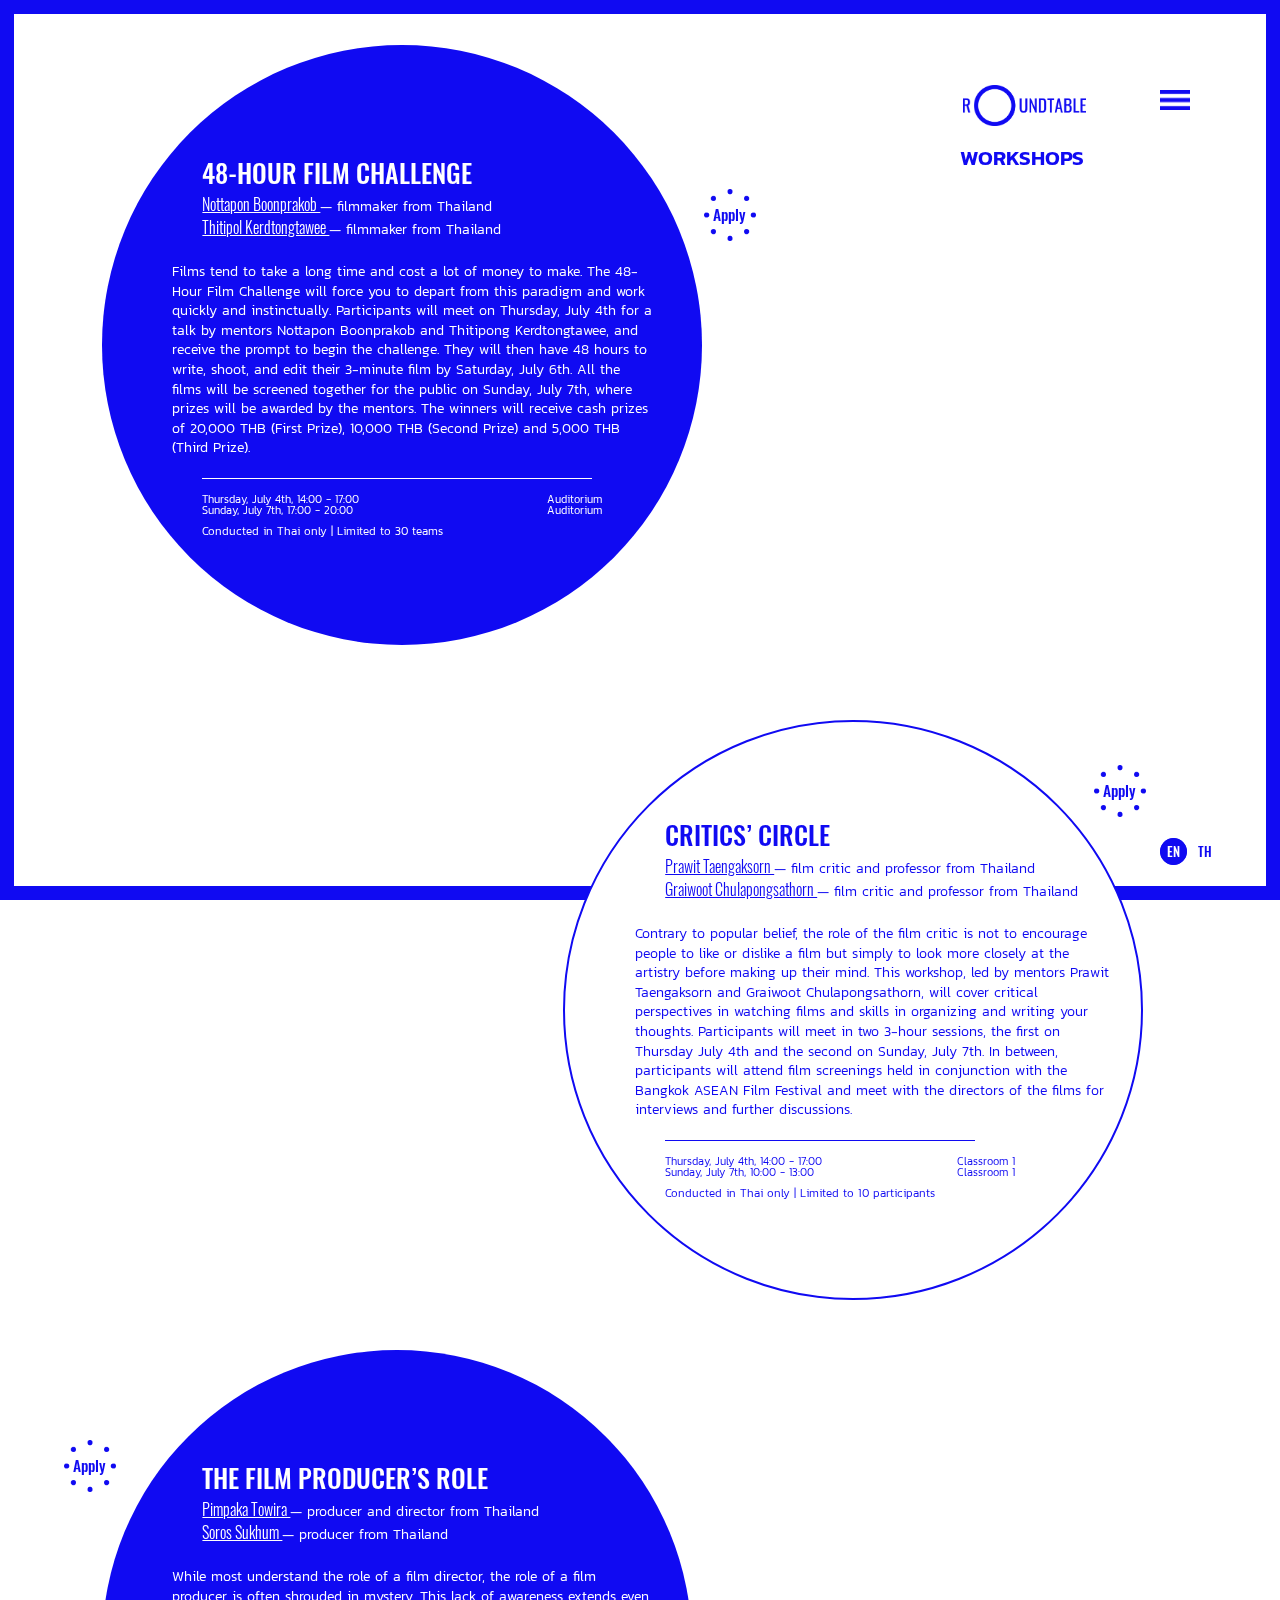
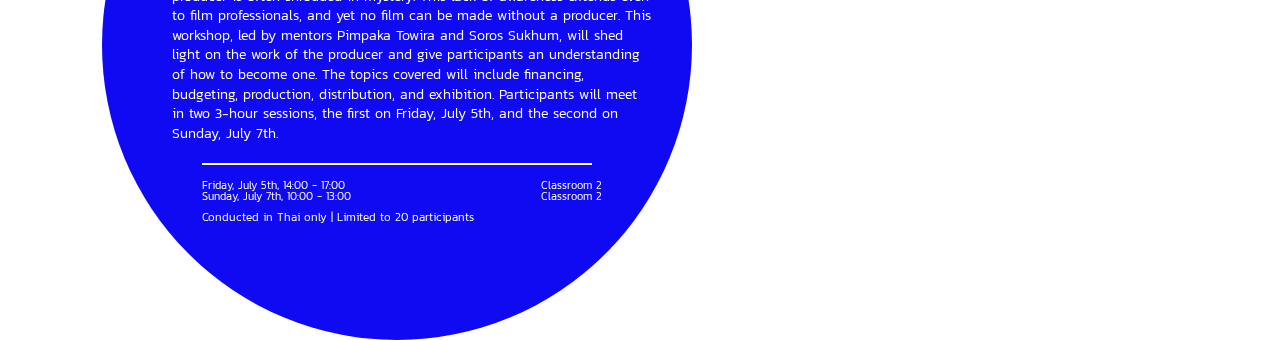
<file: workshops.html>
<!doctype html>
<html>
	<head>
		<meta charset="utf-8">
		<meta http-equiv="X-UA-Compatible" content="IE=edge">
		<meta name="viewport" content="width=device-width, initial-scale=1">
		<meta name="description" content="Roundtable film event provides a platform for aspiring Thai and ASEAN filmmakers to learn, share, and network with the objective of creating stronger ties within South East Asia.">
 		<meta name="keywords" content="network, film, Bangkok, roundtable bangkok, bkk, roundtable bkk, filmmakers, film festival, workshops, ASEAN film">
 		<link rel="shortcut icon" type="image/png" href="favicon.png">	
		<title>Roundtable</title>
		<link rel="stylesheet" href="base.css">
		<link rel="stylesheet" href="workshops.css">
	</head>
	<body>

<div class="border"></div>

<h4><img id="logo" src="images/logo.png"></h4>

<p id="p">WORKSHOPS</p>

<!-- challenges-->
<div class="challenge">

	<div class="content">

	<h1 id="foureight">48-HOUR FILM CHALLENGE</h1>
		<div class="link">
		<a class="nottapon">
			Nottapon Boonprakob </a>
		<p>— filmmaker from Thailand</p>
		</div>


		<div class="link">
		<a class="thiti">
			Thitipol Kerdtongtawee </a>
		<p>— filmmaker from Thailand</p>
		</div>


		<p class="main">
		Films tend to take a long time and cost a lot of money to make. The 48-Hour Film Challenge will force you to depart from this paradigm and work quickly and instinctually. Participants will meet on Thursday, July 4th for a talk by mentors Nottapon Boonprakob and Thitipong Kerdtongtawee, and receive the prompt to begin the challenge. They will then have 48 hours to write, shoot, and edit their 3-minute film by Saturday, July 6th. All the films will be screened together for the public on Sunday, July 7th, where prizes will be awarded by the mentors. The winners will receive cash prizes of 20,000 THB (First Prize), 10,000 THB (Second Prize) and 5,000 THB (Third Prize).
		</p>

		<div class="line"></div>

		<div class="date1">		
			<p>Thursday, July 4th, 14:00 - 17:00 </p>
			<p class="nope">Auditorium</p>

		</div>
		<div class="date2">
			<p>Sunday, July 7th, 17:00 - 20:00 </p>
			<p>Auditorium</p>
		</div>	

		<div class="location">
			<p class="ppl">Conducted in Thai only | Limited to 30 teams</p></div></div>


	<h6>PANELISTS</h6>
	<div class="pan-section">
		<div id="one">
			<img id="jpic" src="pics/not.jpg">
			<h3>Nottapon BOONPRAKOB</h3>
		</div>
		<div id="two">
			<img id="npic" src="pics/kerd.jpg">
			<h3>Thitipong KERDTONGTAWEE</h3>
		</div>
		<a href="https://forms.gle/NhQagDC9QqXS17uJA" target=”_blank” class="signmob uno">
		<h6>Apply</h6>
		<img src="images/dottedc.png">
		</a>
	</div>


	</div>

<!-- pop up challenges-->
	<div class="circle-xl" id="n1">
	<a><img src="images/cross.png" class="crosss" id="cross1"></a>
	<div class="filler">
		<h2>Nottapon BOONPRAKORB</h2>
		<p>— started his filmmaking career with GDH studio in Thailand. He was the screenwriter for two features, <span>Suckseed</span> and <span>May Who?</span>, which achieved success at the local box office. In 2016, he decided to pursue his Masters degree in Social Documentary Film at the School of Visual Arts in New York. His short <span>Alex</span> was shortlisted for the 2017 BAFTA Student Films Awards. His latest feature documentary <span>2,215</span> won several major film awards in Thailand and is screening globally on Netflix.</p>
		<img id="npic" src="pics/not.jpg">
	</div>
	</div>
	<div class="circle-xl" id="t1">
	<a><img src="images/cross.png" class="crosss" id="cross2"></a>
	<div class="filler">
		<h2>Thitipong KERDTONGTAWEE</h2>
		<p>— founded the production company Hello Filmmaker while still a student in university. He was launched into the limelight when his music video <span>Khor</span> by Lomosonic went viral within a day of launching. Since then, he has directed many viral trend-setting videos such as <span>Go So Big</span> by Peckish, <span>The Only One</span> by The 1 Card, <span>Focus</span> by Focus Film, and <span>No Gecko</span> by No Gecko Spray.</p>
		<img id="kpic" src="pics/kerd.jpg">
	</div>
</div>


<!-- critics-->
	<div class="critics">

		<div class="content2">

		<h1>CRITICS’ CIRCLE</h1>
			<div class="link">
			<a class="person" id="Taeng">
			Prawit Taengaksorn </a>
			<p class="sentence">— film critic and professor from Thailand</p>
			</div>


			<div class="link">
			<a class="person" id="grai">
			Graiwoot Chulapongsathorn </a>
			<p class="sentence">— film critic and professor from Thailand</p>
			</div>


		<p class="main">
		Contrary to popular belief, the role of the film critic is not to encourage people to like or dislike a film but simply to look more closely at the artistry before making up their mind. This workshop, led by mentors Prawit Taengaksorn and Graiwoot Chulapongsathorn, will cover critical perspectives in watching films and skills in organizing and writing your thoughts. Participants will meet in two 3-hour sessions, the first on Thursday July 4th and the second on Sunday, July 7th. In between, participants will attend film screenings held in conjunction with the Bangkok ASEAN Film Festival and meet with the directors of the films for interviews and further discussions.  
		</p>

		<div class="line2"></div>

		<div class="date1">		
			<p>Thursday, July 4th, 14:00 - 17:00 </p>
			<p class="nope">Classroom 1</p>

		</div>
		<div class="date2">
			<p>Sunday, July 7th, 10:00 - 13:00</p>
			<p>Classroom 1</p>
		</div>

		<div class="location">
			<p>Conducted in Thai only | Limited to 10 participants</p>
		</div>
	
		</div>



	<h6 id="panel2">PANELISTS</h6>
	<div class="pan-section2">
		<div id="four">
			<img id="cpic" src="pics/prawit.jpg">
			<h3>Prawit TAENGAKSORN</h3>
		</div>
		<div id="five">
			<img id="aapic" src="pics/grai.jpg">
			<h3>Graiwoot CHULPHONGSATHORN</h3>
		</div>
		<a href="https://forms.gle/C7zoZj85GiTjWUuq9"  target=”_blank” class="signmob dos">
		<h6>Apply</h6>
		<img src="images/dottedc.png">
		</a>
	</div>

	</div>

<!-- pop up female-->
<div class="circle-xl" id="t2">
	<a><img src="images/cross.png" class="crosss" id="cross3"></a>
	<div class="filler">
		<h2>Prawit TAENGAKSORN</h2>
		<p>— a prominent Thai film critic who writes for several magazines and online newspapers. He is a lecturer on film criticism at Bangkok University, Chulalongkorn University, Ramkhamhang University, and Thai Chamber of Commerce University. He has also authored and co-authored several books about film including ones on Alfred Hitchcock and Steven Spielberg. Since 2015, he has served on the board of directors of the Thai Film Archive (Public Organization).</p>
		<img id="ppic" src="pics/prawit.jpg">
	</div>
</div>
<div class="circle-xl" id="g1">
	<a><img src="images/cross.png" class="crosss" id="cross4"></a>
	<div class="filler">
		<h2>Graiwoot CHULAPHONGSATHORN</h2>
		<p>— a film researcher, critic, curator, and short film producer. He holds a Ph.D. in Film Studies from Queen Mary, University of London. He writes film reviews for several magazines and guest curates for film organizations internationally. He also works as a producer for Prapat Jiwarangsan’s documentaries and as a script consultant for many independent films in Thailand, including Anucha Boonyawattana's <span>Malila</span>. Graiwoot is currently a guest lecturer teaching film theory at Srinakharinwirot University.</p>
		<img id="gpic" src="pics/grai.jpg">
	</div>
</div>

<!-- producer-->
	<div class="producer">
		<div class="content">
		<h1>THE FILM PRODUCER’S ROLE</h1>
			<div class="link">
			<a id="towira">
				Pimpaka Towira </a>
			<p>— producer and director from Thailand</p>
			</div>


			<div class="link">
			<a id="sukhum">
				Soros Sukhum </a>
			<p>— producer from Thailand</p>
			</div>


		<p class="main">
		While most understand the role of a film director, the role of a film producer is often shrouded in mystery. This lack of awareness extends even to film professionals, and yet no film can be made without a producer. This workshop, led by mentors Pimpaka Towira and Soros Sukhum, will shed light on the work of the producer and give participants an understanding of how to become one. The topics covered will include financing, budgeting, production, distribution, and exhibition. Participants will meet in two 3-hour sessions, the first on Friday, July 5th, and the second on Sunday, July 7th. 
		</p>

		<div class="line"></div>

		<div class="date1">
			<p>Friday, July 5th, 14:00 - 17:00</p>
			<p class="nope">Classroom 2</p>

		</div>
		<div class="date2">
			<p>Sunday, July 7th, 10:00 - 13:00</p>
			<p>Classroom 2</p>
		</div>


		<div class="location">
			<p class="ppl">Conducted in Thai only | Limited to 20 participants</p>
		</div>
	
		</div>



	<h6 id="panel3">PANELISTS</h6>
	<div class="pan-section3">
		<div id="seven">
			<img id="ccpic" src="pics/pim.jpg">
			<h3>Pimpaka TOWIRA</h3>
		</div>
		<div id="eight">
			<img id="wpic" src="pics/soros.jpg">
			<h3>Soros SUKHUM</h3>
		</div>
		<a href="https://forms.gle/eGQmXXW7saWuvbqS8" target=”_blank” class="signmob tres">
		<h6>Apply</h6>
			<img src="images/dottedc.png">
		</a>
	</div>

	</div>

<!-- pop up shorts -->
<div class="circle-xl" id="tt2">
	<a><img src="images/cross.png" class="crosss" id="cross5"></a>
	<div class="filler">
		<h2>Pimpaka TOWIRA</h2>
		<p>— a Thai film director and producer. Her debut feature <span>One Night Husband</span> made her one of the first Thai female filmmakers to be noticed by international critics and viewers. She has served as a jury member for many film festivals and won the Silpathorn Award in 2009, granted by the Thai Ministry of Culture. Her most recent feature <span>The Island Funeral</span> received an award in the Asian Future category at the Tokyo International Film Festival in 2015.</p>
		<img id="tpic" src="pics/pim.jpg">
	</div>
</div>
<div class="circle-xl" id="s1">
	<a><img src="images/cross.png" class="crosss" id="cross6"></a>
	<div class="filler">
		<h2>Soros SUKHUM</h2>
		<p>— a Thai film producer.  He began his career with the first generation of Thai independent filmmakers working on Apichatpong Weerasethakul’s <span>Mysterious Object at Noon</span> and Pimpaka Towira’s <span>One Night Husband</span>. Now with over fifteen years of experience, he has produced the films of many prominent Thai directors including Penek Ratanaruang, Kongdej Jaturanrasmee, Sivaroj Kongsakul, Anocha Suwichakornpong, and Aditya Assarat.</p>
		<img id="spic" src="pics/soros.jpg">
	</div>
</div>

	<!-- sign up buttons -->

	<a href="https://forms.gle/NhQagDC9QqXS17uJA" target=”_blank” class="signup one">
		<h5>Apply</h5>
		<img src="images/dottedc.png">
	</a>

	<a href="https://forms.gle/C7zoZj85GiTjWUuq9"  target=”_blank” class="signup two">
		<h5>Apply</h5>
		<img src="images/dottedc.png">
	</a>

	<a href="https://forms.gle/eGQmXXW7saWuvbqS8" target=”_blank” class="signup three">
		<h5>Apply</h5>
		<img src="images/dottedc.png">
	</a>

	<!-- language buttons -->

  <div class="langg">
  	<a href="workshops.html" class="eng">EN</a>
  	<a href="workshops-th.html" class="thai">TH</a>
  </div>

	<!-- menu bar -->
	<a class="menu-toggle">
		<img src="images/menu.png">
	</a>

</div>

	<div class="menu">
		<a class="menu-slider">
			<!-- <img src="images/menu-white.png"> -->
			<img src="images/cross.png">
		</a>
		 <nav>
		 	<a href="index.html">Home</a>
		    <a href="about.html">About</a>
		    <a href="schedule.html">Schedule</a>
		    <a href="panels.html">Panels</a>
		    <a href="workshops.html" class="selected">Workshops</a>
		    <a href="spotlights.html">Spotlights</a>
		    <a href="sponsors.html" id="sp">Sponsors</a>
		    <a href="contact.html">Contact</a>
  		</nav>
  		<div class="lang">
		  	<a href="workshops.html" class="engg">EN</a>
		  	<a href="workshops-th.html" class="thaii">TH</a>
		</div>
	</div>



	<script src="js/slide.js"></script>
	<script src="js/circle-pop-workshops.js"></script>


	</body>
</html>
</file>
<file: base.css>
html, body, div, span, applet, object, iframe,
h1, h2, h3, h4, h5, h6, p, blockquote, pre,
a, abbr, acronym, address, big, cite, code,
del, dfn, em, img, ins, kbd, q, s, samp,
small, strike, strong, sub, sup, tt, var,
b, u, i, center,
dl, dt, dd, ol, ul, li,
fieldset, form, label, legend,
table, caption, tbody, tfoot, thead, tr, th, td,
article, aside, canvas, details, embed,
figure, figcaption, footer, header, hgroup,
menu, nav, output, ruby, section, summary,
time, mark, audio, video {
  margin: 0;
  padding: 0;
  border: 0;
  font-size: 100%;
  font: inherit;
  vertical-align: baseline;
}

article, aside, details, figcaption, figure,
footer, header, hgroup, menu, nav, section {
  display: block;
}
body {
  line-height: 1;
}
ol, ul {
  list-style: none;
}
blockquote, q {
  quotes: none;
}
blockquote:before, blockquote:after,
q:before, q:after {
  content: '';
  content: none;
}
table {
  border-collapse: collapse;
  border-spacing: 0;
}

img, iframe {
  vertical-align: bottom;
  max-width: 100%;
}

input, textarea, select {
  font: inherit;
}

* {
  -webkit-box-sizing: border-box;
  -moz-box-sizing: border-box;
  box-sizing: border-box;
  -webkit-font-smoothing: antialiased;
  text-rendering: optimizeLegibility;
}
</file>
<file: style.css>
@font-face{
	font-family: Kanit;
	font-weight: 200;
	src: url(font/Kanit-ExtraLight.ttf);
}

@font-face{
	font-family: Kanit;
	font-weight: 100;
	src: url(font/Kanit-Thin.ttf);
}

@font-face{
	font-family: Kanit;
	font-weight: 300;
	src: url(font/Kanit-Light.ttf);
}

@font-face{
  font-family: Kanit;
  font-weight: 400;
  src: url(font/Kanit-Medium.ttf);
}

@font-face{
	font-family: Oswald;
	font-weight: 500;
	src: url(font/Oswald-Bold.ttf);
}

@font-face{
	font-family: Oswald;
	font-weight: 400;
	src: url(font/Oswald-Medium.ttf);
}

@font-face{
  font-family: Oswald;
  font-weight: 300;
  src: url(font/Oswald-Regular.ttf);
}


body {
	font-family: Kanit;
	font-weight: 200;
	font-size: 13.5px;
	line-height: 1.2;
  overflow-x: hidden;
}

section.text {
  position: fixed;
  top: 0;
  left: 0;
  width: 50%;
  height: 100%;
  background-color: #100af2;
  color: #fff;
  overflow-y: auto;
}

div.content {
  padding: 50px;
  width: 600px;
  position: absolute;
  top: 50%;
  left: 50%;
  transform: translate(-50%, -50%);
}

.links img {
  width: 25px;
  height: 25px;
}

.links {
    width: 600px;
    position: absolute;
    left: 50%;
    top: 71%;
    transform: translateX(-50%);
    padding-left: 50px;
    margin-right: 5px;
}

.links a:hover img{
  transform: translateY(12px);
}

h1 {
  position: absolute;
  top: 8%;
  left: 50%;
  transform: translateX(-50%);
}

a {
  text-decoration: none;
  color:  #fff;
}


.footer {
	text-align: center;
  width: 500px;
  position: absolute;
  /*bottom: 30px;*/
  bottom: 5%;
  left: 50%;
  transform: translateX(-50%);
  font-size: 11px;
}

.footer p {
  margin-bottom: 1px;
}

.footer:hover p {
  margin-bottom: 0px;
  border-bottom: 1px solid #fff;
}

.footer img{
  opacity: 0;
  position: fixed;
  top: -1000%;
  left: 0;
  max-width: 500px;
  pointer-events: none;
  
  transition: opacity 0.3s;
}

.footer:hover img{
  opacity: 1;
}

section.graphics {
  background-color: #ffffff;
  width: 50%;
  height: 100%;
  position: absolute;
  top: 0;
  right: 0;
  color: #100af2;
}

div.dates {
  position: absolute;
  bottom: 0;
/*   right: 0; */
  left: 50%;
  transform: translateX(-50%);
  font-size: 20px;
  font-family: Oswald;
  font-weight: 500;
  /*margin-bottom: 46px;*/
  margin-bottom: 38px;
/*   margin-right: 10px; */
}

div.circle {
  width: 400px;
  height: 400px;
  border-radius: 50%;
  border: solid 3px #100af2;
  position: relative;
  top: 50%;
  left: 50%;
  transform: translate(-50%, -50%);
  font-family: Oswald;
  font-weight: 400;
  background-color: #fff;
  text-shadow
}

div.circle p {
  position: absolute;
  top: 50%;
  left: 50%;
  transform: translate(-50%, -50%);
  font-size: 16px;
}

.text span {
  font-family: Oswald;
  font-weight: 400;
  font-size: 30px;
}
/*
.text p {
  font-family: Kanit;
  font-weight: 200;
}*/

.text span {
  font-family: Oswald;
  font-weight: 400;
  font-size: 30px;
}

#th-t p {
  font-family: Kanit !important;
  font-weight: 200;
}

/*language*/


div.lang {
  position: absolute;
  bottom: 0;
  right: 0;
  margin-bottom: 40px;
  margin-right: 62px;
}

div.lang a{
  width: 80px;
  height: 80px;
  border-radius: 50%;
  font-size: 13px;
  font-family: Oswald;
  font-weight: 400;
}

a.eng {
    text-decoration: none;
    color: #ffffff;
    background-color: #100af2;
    padding: 2px 6px 3px 6px;
    border: 1px solid #100af2;
}


div.thai a{
  padding: 2px 6px 3px 6px;
  background-color: #100af2;
  color: #fff;
}

a.thai{
  color: #100af2;
  /*border: 2px solid #100af2;*/
  background-color: #ffffff;
  padding: 2px 6px 3px 6px;
}


a.thai:hover {
  color: #ffffff;
  border: 2px solid #100af2;
  background-color: #100af2;
  padding: 1px 4px 2px 4px;
 /*  padding: 1px 4px 1px 4px;*/
}


.menu-toggle{
	position: absolute;
	top: 10%;
/*	right: 8%;*/
	right: 90px;
  cursor: pointer;
}

.menu-toggle img {
  width: 30px;
  height: 20px;
}

.menu {
	min-height: 100vh;
	position: absolute;
	top: 0;
	right: 0;
	width: 15%;
	transform: translateX(100%);
 	z-index: 2;
 	background-color: #100af2;
 	transition: transform 0.8s ease;
}

.menu.open {
  	transform: translateX(0);
}

.menu-slider{
  position: absolute;
  right: 95px;
  top: 60px;
  cursor: pointer;
}

.menu-slider img{
  width: 30px;
  height: 30px;
}

nav {
	position: absolute;
  	left: 50%;
  	top: 50%;
  	transform: translate(-50%, -50%);
}

nav a{
    font-size: 25px;
  	font-family: Oswald;
	font-weight: 400;
  	display:block;
  	line-height: 2;
  	color: #ffffff;
  	text-decoration: none;
}

nav a:hover{
  color: transparent;
    -webkit-text-stroke: 1px #ffffff;
}

nav a.selected {
	color: transparent;
  	-webkit-text-stroke: 1px #ffffff;
}

a.engg {
    text-decoration: none;
    color: #100af2;
    background-color: #ffffff;
    padding: 2px 6px 3px 6px;
    border: 1px solid #100af2;
}

div.thaii a{
  padding: 2px 6px 3px 6px;
  background-color: #100af2;
  color: #fff;
}

a.thaii{
  color: #ffffff;
  border: 2px solid #100af2;
  background-color: #100af2;
  padding: 2px 5px 2px 5px;
}

a.thaii:hover {
    color: #100af2;
    background-color: #ffffff;
    /*padding: 2px 6px 3px 6px;*/
    padding: 2px 6px 4px 6px;
    border: 1px solid #100af2;
}
















/*mobile version*/

@media (max-width: 425px) {

  body {
    font-size: 16px;
  }

/*  #logo {
  display: block;
  width: 130px;
  position: absolute;
  top: 13px;
  left: 6%;
  }*/

  #logo {
    display: block;
    width: 100%;
    height: 62px;
    font-family: Oswald;
    font-weight: 400;
    font-size: 25.5px;
    position: fixed;
    z-index: 2;
    top: 0;
    left: 0;
    padding-left: 7%;
    background-color: #fff;
}

#logo img {
    vertical-align: bottom;
    position: fixed;
    top: 13px;
    left: 6%;
    width: 130px;
}

h1 {
  display: none;
  }

section.circles {
    display: flex;
    flex-direction: column;
    height: 100%;
    position: unset;
    width: 100vw;
    margin-top: 74px;
}

#panel {
    width: 90px;
    height: 90px;
    border-radius: 50%;
    z-index: 1;
    position: unset;
    top: 13%;
    left: 0;
    display: flex;
    flex-direction: column;
    margin-left: 6%;
    background-color: #fff;
    color: #100af2;
    border: 2px solid #100af2;
}

#datess {
    width: 280px;
    height: 280px;
    border-radius: 50%;
    position: unset;
    display: flex;
    flex-direction: column;
    top: 14%;
    margin-top: -81px;
    left: 0;
    margin-left: 12%;
    color: #100af2;
    border: 2px solid #100af2;
}

#social {
    width: 90px;
    height: 90px;
    border-radius: 50%;
    position: unset;
    display: flex;
    top: 51%;
    background-color: #fff;
    margin-left: 12%;
    color: #100af2;
    border: 2px solid #100af2;
}

#spotlights {
    width: 80px;
    height: 80px;
    border-radius: 50%;
    margin-bottom: 32px;
    background-color: #fff;
    color: #100af2;
    border: 2px solid #100af2;
    position: unset;
    display: flex;
    flex-direction: column;
    margin-left: 221px;
    margin-top: -149px;
}

#workshops {
    width: 60px;
    height: 60px;
    border-radius: 50%;
    position: unset;
    display: flex;
    top: 62%;
    left: 10%;
    margin-top: 30px;
    margin-left: 172px;
    background-color: #fff;
    color: #100af2;
    border: 2px solid #100af2;
}

section.graphics {
  display: none;
}

section.text {
    position: unset;
    display: flex;
    flex-direction: column;
    top: 512px;
    left: 0;
    width: 100%;
    height: 100%;
    color: #100af2;
    background-color: #fff;
    overflow: hidden;
    margin-bottom: 40px;
}

div.content {
    width: 100vw;
    position: unset;
    display: flex;
    flex-direction: column;
    height: 100%;
    top: 0;
    padding: 6%;
    left: 0;
    transform: translate(0,0);
}

.menu-toggle {
    position: fixed;
    top: 0;
    right: 0;
    margin-top: 6%;
    margin-right: 6%;
    cursor: pointer;
    z-index: 2;
}

.menu-toggle-mobile {
  display: block;
  position: fixed;
  top: 23px;
  right: 23px;
  cursor: pointer;
  width: 40px;
  z-index: 2;
}

.menu {
    position: fixed;
    width: 100%;
}

.menu-slider {
  position: absolute;
  right: 23px;
  top: 23px;
  cursor: pointer;
}

.links {
  display: none;
}

#bold {
  font-weight: 400;
}

#panel p {
  font-family: Oswald;
  font-weight: 400;
  margin-top: 32px;
  margin-left: 24px;
}

#datess p {
  font-family: Oswald;
  font-weight: 400;
  font-size: 32px;
  margin-top: 121px;
  margin-left: 42px;
}

#social p {
  font-family: Oswald;
  font-weight: 400;
  margin-top: 33px;
  margin-left: 10px;
}

#spotlights p {
  font-family: Oswald;
  font-weight: 400;
  margin-top: 29px;
  margin-left: 8px;
}

#workshops p {
  font-family: Oswald;
  font-weight: 400;
  margin-top: 18px;
  margin-left: 6px;
}

.footer {
    left: 0;
    transform: translateX(0);
    width: 100vw;
    /* top: 407px; */
    bottom: 120px;
    position: unset;
    display: flex;
    flex-direction: column;
    height: 100%;
}

.footer p {
  display: none;
}

.footer img {
    top: -1000%;
    left: 0;
    max-width: 500px;
    opacity: 1;
    position: unset;
    left: 0;
    margin-top: 0;
    margin-bottom: 0;
    width: 100vw;
    pointer-events: none;
    transition: opacity 0.3s;
}

nav {
    position: absolute;
    left: 50%;
    top: 45%;
    transform: translate(-50%, -50%);
}

div.lang {
    position: absolute;
    bottom: 0;
    left: 50%;
    transform: translateX(-50%);
    width: 105.29px;
    margin-bottom: 24%;
}

}
</file>
<file: about.css>
@font-face{
  font-family: Kanit;
  font-weight: 200;
  src: url(font/Kanit-ExtraLight.ttf);
}
@font-face{
  font-family: Kanit;
  font-weight: 100;
  src: url(font/Kanit-Thin.ttf);
}
@font-face{
  font-family: Kanit;
  font-weight: 150;
  src: url(font/Kanit-Light.ttf);
}
@font-face{
  font-family: Kanit;
  font-weight: 300;
  src: url(font/Kanit-SemiBoldItalic.ttf);
}
@font-face{
  font-family: Kanit;
  font-weight: 350;
  src: url(font/Kanit-SemiBold.ttf);
}
@font-face{
  font-family: Oswald;
  font-weight: 500;
  src: url(font/Oswald-Bold.ttf);
}
@font-face{
  font-family: Oswald;
  font-weight: 400;
  src: url(font/Oswald-Medium.ttf);
}
@font-face{
  font-family: Oswald;
  font-weight: 200;
  src: url(font/Oswald-Light.ttf);
}

body {
	width: 100vw;
	height: 100vh;
	overflow: hidden;
	line-height: 1.2;
}

.about {
  text-decoration: none;
	font-family: Oswald;
	font-size: 40px;
	position: absolute;
  top: 12.8%;
  left: 25%;
	transform: translateX(-50%);
	color: #100af2;
	text-transform: uppercase;
}


div.line {
	position: relative;
	width: 48px;
	height: 5px;
	background-color: #100af2;
	top: -72px;
	left: 105px;
}

div.line {
  position: relative;
  width: 48px;
  height: 5px;
  background-color: #100af2;
  top: -72px;
  left: 105px;
}

section {
	background-color: #100af2;
	position: absolute;
	top: 0;
	right: 0;
	width: 50%;
	height: 100vh;
	font-family: Kanit;
	font-weight: 200;
	color: #ffffff;
}

section div{
	position: absolute;
	top: 50%;
	left: 50%;
	transform: translate(-50%, -50%);
}

p.info {
	width: 315px;
	margin-bottom: 30px;
}

.info-th {
  font-size: 16.2px;
  line-height: 1.4;
  width: 315px;
  margin-bottom: 30px;
}

a.purin {
	color: #ffffff;
	text-decoration: none;
}

.links img {
  width: 25px;
  height: 25px;
}

.links {
    width: 315px;
    position: absolute;
    left: 50%;
    top: 90%;
    transform: translateX(-50%);
/*    margin-top: 8px;*/
    margin-top: 22px;
}

.links a:hover img{
  transform: translateY(12px);
}





/* menuuuuuuu */


div.langg, div.lang {
  position: fixed;
  bottom: 0;
  right: 0;
  margin-bottom: 40px;
  margin-right: 62px;
}

div.langg a, div.lang a{
  width: 80px;
  height: 80px;
  border-radius: 50%;
  font-size: 13px;
  font-family: Oswald;
  font-weight: 400;
}


a.thai {
    text-decoration: none;
    color: #ffffff;
    background-color: #100af2;
    padding: 2px 6px 3px 6px;
    border: 1px solid #100af2;
}

a.thai:hover {
    background-color: #fff;
    color: #100af2;
    padding: 2px 6px 3px 6px;
}

div.thai a{
  padding: 2px 6px 3px 6px;
  background-color: #100af2;
  color: #fff;
}

a.eng{
  text-decoration: none;
  color: #100af2;
  background-color: #ffffff;
  padding: 2px 6px 3px 6px;
}

a.eng:hover {
  color: #100af2;
  margin-right: -2px;
  border: 2px solid #100af2;
  background-color: #ffffff;
  padding: 2px 6px 3px 6px;
}


.menu-toggle{
	position: fixed;
	top: 10%;
	right: 90px;
	cursor: pointer;
}

.menu-toggle img {
  width: 30px;
  height: 20px;
}

.menu {
	min-height: 100vh;
	position: fixed;
	top: 0;
	right: 0;
	width: 15%;
	transform: translateX(100%);
 	z-index: 2;
 	background-color: #100af2;
 	transition: transform 0.8s ease;
}

.menu.open {
  	transform: translateX(0);
}

nav {
	position: absolute;
  	left: 50%;
  	top: 50%;
  	transform: translate(-50%, -50%);
}

nav a{
    font-size: 25px;
  	font-family: Oswald;
	font-weight: 400;
  	display:block;
  	line-height: 2;
  	color: #ffffff;
  	text-decoration: none;
}

nav a:hover{
  color: transparent;
    -webkit-text-stroke: 1px #ffffff;
}

nav a.selected {
	color: transparent;
  	-webkit-text-stroke: 1px #ffffff;
}

.menu-slider{
  position: absolute;
  right: 95px;
  top: 60px;
  cursor: pointer;
}

.menu-slider img{
  width: 30px;
  height: 30px;
}

a.engg {
    text-decoration: none;
    color: #100af2;
    background-color: #ffffff;
    padding: 2px 6px 3px 6px;
    border: 1px solid #100af2;
}

div.thaii a{
  padding: 2px 6px 3px 6px;
  background-color: #100af2;
  color: #fff;
}

a.thaii{
  text-decoration: none;
  color: #ffffff;
  border: 2px solid #100af2;
  background-color: #100af2;
  padding: 2px 5px 2px 5px;
}

a.thaii:hover {
    background-color: #fff;
    color: #100af2;
    padding: 2px 6px 4px 6px;
    border: 1px solid #100af2;
}




/* cancelling out mobile elements*/

.menu-toggle-mobile {
  display: none;
}

#logo {
  display: none;
}

p#p {
display:none;
}

.links-mobile {
  display: none;
}

/*mobile version*/

@media (max-width: 425px) {

p#p {    
  display:block;
  font-size: 22px;
  font-family: kanit;
    color: #100af2;
    width: 135px;
    height: 36px;
    position: absolute;
    top: 65px;
    left: 24px;
    font-weight: 400;
}

#logo {
  display: block;
  width: 130px;
  position: absolute;
  top: 13px;
  left: 6%;
  }

.menu-toggle {
  display: none;
}

.menu-toggle-mobile {
  display: block;
  position: fixed;
  top: 23px;
  right: 23px;
  cursor: pointer;
  width: 40px;
}

.menu {
  width: 100vw;
}

.menu-slider {
  position: absolute;
  right: 23px;
  top: 23px;
  cursor: pointer;
}

section {
    position: unset;
    display: flex;
    width: 100%;
    background-color: #fff;
    right: 0;
    top: 10%;
    font-family: Kanit;
    font-weight: 200;
    color: #100af2;
    flex-direction: column;
}

section div {
    position: unset;
    width: 100vw;
    display: flex;
    flex-direction: column;
    margin-right: 0;
    margin-top: 27px;
    margin-left: 6%;
    transform: translateY(0);
}

div.links {
  display: none;
}

.links-mobile img {
  width: 35px;
  height: 35px;
}

.links-mobile {
    display: flex;
    flex-direction: row;
    width: 316px;
    position: unset;
    left: 0;
    top: 68%;
    transform: translateX(0);
    margin-top: 0;
}

p.info {
    width: 330px;
    font-size: 19px;
}    

div.lang {
  margin-right: 6%;
  margin-bottom: 6%;
}

.about {
    text-decoration: none;
    font-family: Oswald;
    font-size: 21px;
    position: unset;
    display: flex;
    flex-direction: column;
    color: #fff;
    margin-left: 6%;
    transform: translateX(0);
    margin-top: 102px;
    height: 120px;
    width: 120px;
    border-radius: 50%;
    z-index: 1;
    background-color: #100af2;
    text-transform: uppercase;
}

div.line {
  display: none;}

h1 {
    margin-top: 36px;
    margin-left: 20px;
}

h2 {
  margin-left: 20px;
}

nav {
    position: absolute;
    left: 50%;
    top: 45%;
    transform: translate(-50%, -50%);
}


div.langg {
  display: none;
}

div.lang {
    position: absolute;
    bottom: 0;
    left: 50%;
    transform: translateX(-50%);
    width: 105.29px;
    margin-bottom: 24%;
}

}
/*
@media (max-width: 414px) {
  .about {
    left: 21%;
  }
}

@media (max-width: 375px) {

.about {
    left: 22%;
    top: 15.8%;
}

.links-mobile {
  top: 70%;
}

p.info {
  margin-top: 35px;
}

.links-mobile {
    top: 72%;
}

}

@media (max-width: 360px) {
  section div {
    top: 51%;
  }

  .links-mobile {
    top: 73%;
  }

}

@media (max-width: 320px) {
  .about {
    left: 25%;
    top: 16.0%;
  }

  section div {
    top: 56%;
  }

  .links-mobile {
    top: 79%;
  }

}*/
</file>
<file: contact.css>
@font-face{
  font-family: Kanit;
  font-weight: 200;
  src: url(font/Kanit-ExtraLight.ttf);
}
@font-face{
  font-family: Kanit;
  font-weight: 100;
  src: url(font/Kanit-Thin.ttf);
}
@font-face{
  font-family: Kanit;
  font-weight: 150;
  src: url(font/Kanit-Light.ttf);
}
@font-face{
  font-family: Kanit;
  font-weight: 300;
  src: url(font/Kanit-SemiBoldItalic.ttf);
}
@font-face{
  font-family: Kanit;
  font-weight: 350;
  src: url(font/Kanit-SemiBold.ttf);
}
@font-face{
  font-family: Oswald;
  font-weight: 500;
  src: url(font/Oswald-Bold.ttf);
}
@font-face{
  font-family: Oswald;
  font-weight: 400;
  src: url(font/Oswald-Medium.ttf);
}
@font-face{
  font-family: Oswald;
  font-weight: 200;
  src: url(font/Oswald-Light.ttf);
}




body {
	background-color: #100af2;
	overflow: hidden;
	width: 100%;
	height: 100%;
}

.content {
/*	width: 300px;
	height: 100%;*/
/*	height: 100vh;
  display: block;*/
  position:absolute;
  top:40%;
  left: 50%;
  transform: translateX(-50%);
}

/*.links {

  position:absolute;
  top:40%;
  left: 50%;
  transform: translateX(-50%);
}
*/
/*  display: flex;
  align-items: center;
  justify-content: center;
  height: 100vh;*/

.icon img{
	width: 50px;
	height: 50px;
	margin-left: 3px;
	margin-right: 3px;
}

.icon:first-child{
  margin-right: 5px;
}

.icon:last-child{
  margin-left: 5px;
}

#logo {
  width: 130px;
  position: absolute;
  top: 8%;
  left: 6%;
}

p#p {    
font-size: 22px;
    font-family: kanit;
    color: #fff;
    width: 135px;
    height: 36px;
    position: absolute;
    top: 16%;
    left: 0;
    margin-left: 5.8%;
    font-weight: 400;
}


#hash {
  color: #fff;
    font-family: oswald;
    font-size: 24px;
    z-index: 2;
    margin-top: 20px;
    margin-left: 60px;
/*    position: absolute;
    top: 10%;
    left: 50%;
    transform: translateX(-50%)*/
}

/* menuuuuuuu */


div.lang {
    height: 34px;
    position: absolute;
    bottom: 0;
    right: 0;
    margin-bottom: 40px;
    margin-right: 62px;
}

div.lang a{
  width: 30px;
  height: 30px;
  border-radius: 50%;
  font-size: 13px;
  font-family: Oswald;
  font-weight: 400;
  margin-left: 4px
}


a.eng {
    text-decoration: none;
    color: #ffffff;
    background-color: #100af2;
    padding: 2px 6px 3px 6px;
    border: 1px solid #100af2;
}

div.thai a{
  padding: 2px 6px 3px 6px;
  background-color: #100af2;
  color: #fff;
}

a.thai{
  text-decoration: none;
  color: #100af2;
  background-color: #ffffff;
  padding: 2px 6px 3px 6px;
}

a.thai:hover {
  color: #ffffff;
  border: 2px solid #100af2;
  background-color: #100af2;
  padding: 1px 4px 1px 4px;
}


.menu-toggle{
  position: fixed;
  top: 10%;
  right: 90px;
  cursor: pointer;
}

.menu-toggle img {
  width: 30px;
  height: 20px;
}

.menu {
  min-height: 100vh;
  position: fixed;
  top: 0;
  right: 0;
  width: 15%;
  transform: translateX(100%);
  z-index: 2;
  background-color: #100af2;
  transition: transform 0.8s ease;
}

.menu.open {
    transform: translateX(0);
}

.menu-slider{
  position: absolute;
  right: 95px;
  top: 60px;
  cursor: pointer;
}

.menu-slider img{
  width: 30px;
  height: 30px;
}

nav {
  position: absolute;
    left: 50%;
    top: 50%;
    transform: translate(-50%, -50%);
}

nav a{
    font-size: 25px;
    font-family: Oswald;
  font-weight: 400;
    display:block;
    line-height: 2;
    color: #ffffff;
    text-decoration: none;
}

nav a:hover{
  color: transparent;
    -webkit-text-stroke: 1px #ffffff;
}
nav a.selected {
  color: transparent;
    -webkit-text-stroke: 1px #ffffff;
}

a.engg {
    text-decoration: none;
    color: #100af2;
    background-color: #ffffff;
    padding: 7px 7px 5px 8px;
    border: 1px solid #100af2;
}

div.thaii a{
  padding: 2px 6px 3px 6px;
  background-color: #100af2;
  color: #fff;
}

a.thaii {
  text-decoration: none;
  color: #ffffff;
  border: 2px solid #100af2;
  background-color: #100af2;
  padding: 7px 5px 2px 7px;
}

a.thaii:hover {
    color: #100af2;
    background-color: #ffffff;
    padding: 7px 5px 2px 7px;
    border: 1px solid #100af2;
}

a.icon{
  height: 60px;
}

.icon:hover img{
  transform: translateY(-30px);
}


.nav a:hover img{
  transform: translateY(12px);
  padding-top: 12px;
  height: 37px;
  margin-top: -12px;
}








/*mobile version*/

@media (max-width: 425px) {

#logo {
  width: 130px;
  position: absolute;
  top: 13px;
  left: 6%;
  }

.content {
  display: flex;
  flex-direction: column;
  width: 100%;
  height: 100vh;
  justify-content: center;
  align-items: center;
  vertical-align: middle;
  position: fixed;
  top: 0;
}

.links {
  display: flex;
  flex-direction: column;
  width: 56px;
}

.icon:first-child {
  margin-bottom: 8px;
}

.icon {
  margin-bottom: 15px;
}

#hash {
  color: #fff;
  font-family: oswald;
  font-size: 24px;
  z-index: 2;
  margin-top: 0;
  margin-left: 8px;
}

.menu-toggle {
  position: fixed;
  top: 23px;
  right: 23px;
  cursor: pointer;
}

.menu {
  width: 100%;
}

.menu-slider {
  position: absolute;
  right: 23px;
  top: 23px;
  cursor: pointer;
}


p#p {    
  font-size: 22px;
  font-family: kanit;
    color: #fff;
    width: 135px;
    height: 36px;
    position: absolute;
    top: 65px;
    /*left: 24px;*/
    font-weight: 400;
}


}
</file>
<file: home-th.css>
@font-face{
	font-family: Kanit;
	font-weight: 200;
	src: url(font/Kanit-ExtraLight.ttf);
}

@font-face{
	font-family: Kanit;
	font-weight: 100;
	src: url(font/Kanit-Thin.ttf);
}

@font-face{
	font-family: Kanit;
	font-weight: 300;
	src: url(font/Kanit-Light.ttf);
}

@font-face{
  font-family: Kanit;
  font-weight: 400;
  src: url(font/Kanit-Medium.ttf);
}

@font-face{
	font-family: Oswald;
	font-weight: 500;
	src: url(font/Oswald-Bold.ttf);
}

@font-face{
	font-family: Oswald;
	font-weight: 400;
	src: url(font/Oswald-Medium.ttf);
}

@font-face{
  font-family: Oswald;
  font-weight: 300;
  src: url(font/Oswald-Regular.ttf);
}


body {
	font-family: Kanit;
	font-weight: 200;
	font-size: 13.5px;
	line-height: 1.2;
  overflow-x: hidden;
}

section.text {
  position: fixed;
  top: 0;
  left: 0;
  width: 50%;
  height: 100%;
  background-color: #100af2;
  color: #fff;
  overflow-y: auto;
}

div.content {
  padding: 50px;
  width: 600px;
  position: absolute;
  top: 50%;
  left: 50%;
  transform: translate(-50%, -50%);
}

.links img {
  width: 25px;
  height: 25px;
}

.links {
    width: 600px;
    position: absolute;
    left: 50%;
    top: 71%;
    transform: translateX(-50%);
    padding-left: 50px;
    margin-right: 5px;
}

h1 {
/*   display: flex;
  justify-content: center;
  padding-top: 20px; */
  position: absolute;
  top: 8%;
  left: 50%;
  transform: translateX(-50%);
}

a {
  text-decoration: none;
  color:  #fff;
}

.links a:hover img{
  transform: translateY(12px);
}

.footer {
	text-align: center;
  width: 500px;
  position: absolute;
  /*bottom: 30px;*/
  bottom: 5%;
  left: 50%;
  transform: translateX(-50%);
  font-size: 11px;
}

.footer p {
  margin-bottom: 1px;
}

.footer:hover p {
  margin-bottom: 0px;
  border-bottom: 1px solid #fff;
}

.footer img{
  opacity: 0;
  position: fixed;
  top: -1000%;
  left: 0;
  max-width: 500px;
  pointer-events: none;
  
  transition: opacity 0.3s;
}

.footer:hover img{
  opacity: 1;
}

section.graphics {
  background-color: #ffffff;
  width: 50%;
  height: 100%;
  position: absolute;
  top: 0;
  right: 0;
  color: #100af2;
}

div.dates {
  position: absolute;
  bottom: 0;
/*   right: 0; */
  left: 50%;
  transform: translateX(-50%);
  font-size: 20px;
  font-family: Oswald;
  font-weight: 500;
  /*margin-bottom: 46px;*/
  margin-bottom: 38px;
/*   margin-right: 10px; */
}

div.circle {
  width: 400px;
  height: 400px;
  border-radius: 50%;
  border: solid 3px #100af2;
  position: relative;
  top: 50%;
  left: 50%;
  transform: translate(-50%, -50%);
  font-family: Oswald;
  font-weight: 400;
  background-color: #fff;
  text-shadow
}

div.circle p {
  position: absolute;
  top: 50%;
  left: 50%;
  transform: translate(-50%, -50%);
  font-size: 16px;
}

.text span {
  font-family: Oswald;
  font-weight: 400;
  font-size: 30px;
}

.text span {
  font-family: Oswald;
  font-weight: 400;
  font-size: 30px;
}

#th-t p {
  font-family: Kanit !important;
  font-weight: 200;
}

/*language*/


div.lang {
  position: absolute;
  bottom: 0;
  right: 0;
  margin-bottom: 40px;
  margin-right: 62px;
}

div.lang a{
  width: 80px;
  height: 80px;
  border-radius: 50%;
  font-size: 13px;
  font-family: Oswald;
  font-weight: 400;
}

a.eng {
    text-decoration: none;
    color: #ffffff;
    background-color: #100af2;
    padding: 2px 6px 3px 6px;
    border: 1px solid #100af2;
}


div.thai a{
  padding: 2px 6px 3px 6px;
  background-color: #100af2;
  color: #fff;
}

a.thai{
  color: #100af2;
  /*border: 2px solid #100af2;*/
  background-color: #ffffff;
  padding: 2px 6px 3px 6px;
}


a.thai:hover {
  color: #ffffff;
  border: 2px solid #100af2;
  background-color: #100af2;
  padding: 1px 4px 2px 4px;
 /*  padding: 1px 4px 1px 4px;*/
}


.menu-toggle{
	position: absolute;
	top: 10%;
/*	right: 8%;*/
	right: 90px;
  cursor: pointer;
}

.menu-toggle img {
  width: 30px;
  height: 20px;
}

.menu {
	min-height: 100vh;
	position: absolute;
	top: 0;
	right: 0;
	width: 15%;
	transform: translateX(100%);
 	z-index: 2;
 	background-color: #100af2;
 	transition: transform 0.8s ease;
}

.menu.open {
  	transform: translateX(0);
}

.menu-slider{
  position: absolute;
  right: 95px;
  top: 60px;
  cursor: pointer;
}

.menu-slider img{
  width: 30px;
  height: 30px;
}

nav {
	position: absolute;
  	left: 50%;
  	top: 50%;
  	transform: translate(-50%, -50%);
}

nav a{
    font-size: 25px;
  	font-family: Oswald;
	font-weight: 400;
  	display:block;
  	line-height: 2;
  	color: #ffffff;
  	text-decoration: none;
}

nav a:hover{
  color: transparent;
    -webkit-text-stroke: 1px #ffffff;
}

nav a.selected {
	color: transparent;
  	-webkit-text-stroke: 1px #ffffff;
}

a.engg {
    text-decoration: none;
    color: #100af2;
    background-color: #ffffff;
    padding: 2px 6px 3px 6px;
    border: 1px solid #100af2;
}

div.thaii a{
  padding: 2px 6px 3px 6px;
  background-color: #100af2;
  color: #fff;
}

a.thaii{
  color: #ffffff;
  border: 2px solid #100af2;
  background-color: #100af2;
  padding: 2px 5px 2px 5px;
}

a.thaii:hover {
    color: #100af2;
    background-color: #ffffff;
    /*padding: 2px 6px 3px 6px;*/
    padding: 2px 6px 4px 6px;
    border: 1px solid #100af2;
}
















/*mobile version*/

@media (max-width: 425px) {

  body {
    font-size: 16px;
  }

/*  #logo {
  display: block;
  width: 130px;
  position: absolute;
  top: 13px;
  left: 6%;
  }*/

  #logo {
    display: block;
    width: 100%;
    height: 62px;
    font-family: Oswald;
    font-weight: 400;
    font-size: 25.5px;
    position: fixed;
    z-index: 2;
    top: 0;
    left: 0;
    padding-left: 7%;
    background-color: #fff;
}

#logo img {
    vertical-align: bottom;
    position: fixed;
    top: 13px;
    left: 6%;
    width: 130px;
}

h1 {
  display: none;
  }

section.circles {
    display: flex;
    flex-direction: column;
    height: 100%;
    position: unset;
    width: 100vw;
    margin-top: 74px;
}

#panel {
    width: 90px;
    height: 90px;
    border-radius: 50%;
    z-index: 1;
    position: unset;
    top: 13%;
    left: 0;
    display: flex;
    flex-direction: column;
    margin-left: 6%;
    background-color: #fff;
    color: #100af2;
    border: 2px solid #100af2;
}

#datess {
    width: 280px;
    height: 280px;
    border-radius: 50%;
    position: unset;
    display: flex;
    flex-direction: column;
    top: 14%;
    margin-top: -81px;
    left: 0;
    margin-left: 12%;
    color: #100af2;
    border: 2px solid #100af2;
}

#social {
    width: 90px;
    height: 90px;
    border-radius: 50%;
    position: unset;
    display: flex;
    top: 51%;
    background-color: #fff;
    margin-left: 12%;
    color: #100af2;
    border: 2px solid #100af2;
}

#spotlights {
    width: 80px;
    height: 80px;
    border-radius: 50%;
    margin-bottom: 32px;
    background-color: #fff;
    color: #100af2;
    border: 2px solid #100af2;
    position: unset;
    display: flex;
    flex-direction: column;
    margin-left: 221px;
    margin-top: -149px;
}

#workshops {
    width: 60px;
    height: 60px;
    border-radius: 50%;
    position: unset;
    display: flex;
    top: 62%;
    left: 10%;
    margin-top: 30px;
    margin-left: 172px;
    background-color: #fff;
    color: #100af2;
    border: 2px solid #100af2;
}

section.graphics {
  display: none;
}

section.text {
    position: unset;
    display: flex;
    flex-direction: column;
    top: 512px;
    left: 0;
    width: 100%;
    height: 100%;
    color: #100af2;
    background-color: #fff;
    overflow: hidden;
    margin-bottom: 40px;
}

div.content {
    width: 100vw;
    position: unset;
    display: flex;
    flex-direction: column;
    height: 100%;
    top: 0;
    padding: 6%;
    left: 0;
    transform: translate(0,0);
}

.menu-toggle {
    position: fixed;
    top: 0;
    right: 0;
    margin-top: 6%;
    margin-right: 6%;
    cursor: pointer;
    z-index: 2;
}

.menu-toggle-mobile {
  display: block;
  position: fixed;
  top: 23px;
  right: 23px;
  cursor: pointer;
  width: 40px;
  z-index: 2;
}

.menu {
    position: fixed;
    width: 100%;
}

.menu-slider {
  position: absolute;
  right: 23px;
  top: 23px;
  cursor: pointer;
}

.links {
  display: none;
}

#bold {
  font-weight: 400;
}

#panel p {
  font-family: Oswald;
  font-weight: 400;
  margin-top: 32px;
  margin-left: 24px;
}

#datess p {
  font-family: Oswald;
  font-weight: 400;
  font-size: 32px;
  margin-top: 121px;
  margin-left: 42px;
}

#social p {
  font-family: Oswald;
  font-weight: 400;
  margin-top: 33px;
  margin-left: 10px;
}

#spotlights p {
  font-family: Oswald;
  font-weight: 400;
  margin-top: 29px;
  margin-left: 8px;
}

#workshops p {
  font-family: Oswald;
  font-weight: 400;
  margin-top: 18px;
  margin-left: 6px;
}

.footer {
    left: 0;
    transform: translateX(0);
    width: 100vw;
    bottom: 120px;
    position: unset;
    display: flex;
    flex-direction: column;
    height: 100%;
}

.footer p {
  display: none;
}

.footer img {
    top: -1000%;
    left: 0;
    max-width: 500px;
    opacity: 1;
    position: unset;
    left: 0;
    margin-top: 0;
    margin-bottom: 0;
    width: 100vw;
    pointer-events: none;
    transition: opacity 0.3s;
}

nav {
    position: absolute;
    left: 50%;
    top: 45%;
    transform: translate(-50%, -50%);
}

div.lang {
    position: absolute;
    bottom: 0;
    left: 50%;
    transform: translateX(-50%);
    width: 105.29px;
    margin-bottom: 24%;
}

}
</file>
<file: schedule.css>
@font-face{
	font-family: Kanit;
	font-weight: 200;
	src: url(font/Kanit-ExtraLight.ttf);
}
@font-face{
	font-family: Kanit;
	font-weight: 100;
	src: url(font/Kanit-Thin.ttf);
}
@font-face{
	font-family: Kanit;
	font-weight: 150;
	src: url(font/Kanit-Light.ttf);
}
@font-face{
	font-family: Kanit;
	font-weight: 300;
	src: url(font/Kanit-SemiBoldItalic.ttf);
}
@font-face{
	font-family: Kanit;
	font-weight: 350;
	src: url(font/Kanit-SemiBold.ttf);
}
@font-face{
	font-family: Oswald;
	font-weight: 500;
	src: url(font/Oswald-Bold.ttf);
}
@font-face{
	font-family: Oswald;
	font-weight: 400;
	src: url(font/Oswald-Medium.ttf);
}
@font-face{
	font-family: Oswald;
	font-weight: 200;
	src: url(font/Oswald-Light.ttf);
}

body {
	border: 14px solid #100af2;
	width: 100vw;
	height: 100vh;
	/*color: #100af2;*/
	color: #000000;
	overflow: hidden;
}
/*
.circle {
	position: absolute;
	top: 8%;
	left: 8%;
}*/
.circle img {
	width: 130px;
}
.circle {
    position: absolute;
    top: 8%;
    left: 8%;
    display: none;
}

h1 {
	color: #100af2;
	width: 100px;
    font-family: kanit;
    font-weight: 400;
    font-size: 28px;
    position: absolute;
    top: 109%;
    left: -3%;
}

.menu-toggle{
	position: absolute;
	top: 10%;
	right: 8%;
	 cursor: pointer;
}

.menu-toggle img {
  width: 30px;
  height: 20px;
}

.menu {
	min-height: 100vh;
	position: absolute;
	top: 0;
	right: 0;
	width: 15%;
	transform: translateX(100%);
 	z-index: 2;
 	background-color: #100af2;
 	transition: transform 0.8s ease;
}

.menu.open{
  	transform: translateX(0);
}

nav{
	position: absolute;
  	left: 50%;
  	top: 50%;
  	transform: translate(-50%, -50%);
}

nav a{
    font-size: 25px;
  	font-family: Oswald;
	font-weight: 400;
  	display:block;
  	line-height: 2;
  	color: #ffffff;
  	text-decoration: none;
}

nav a:hover{
  color: transparent;
    -webkit-text-stroke: 1px #ffffff;
}

nav a.selected {
	color: transparent;
  	-webkit-text-stroke: 1px #ffffff;
}


.menu-slider{
  position: absolute;
  right: 100px;
  top: 60px;
  cursor: pointer;
}

.menu-slider img{
  width: 30px;
  height: 30px;
}

section {
	position: absolute;
    left: 50%;
    top: 50%;
    width: 58%;
    transform: translate(-50%,-50%);
}



/* MOBILE */

@media (max-width: 425px) {

body {
	border: 0px solid #100af2;
}

.menu {
  width: 100%;
  position: fixed;
}

.menu-toggle{
	position: absolute;
	top: 0;
	right: 0;
	margin-top: 6%;
	margin-right: 6%;
	 cursor: pointer;
}

.menu-slider {
  position: absolute;
  right: 23px;
  top: 23px;
  cursor: pointer;
}

.circle {
    position: absolute;
    top: 0;
    margin-top: 4%;
    margin-left: 6%;
    left: 0; 
    display: none;
}


h1{
    font-size: 28px;
    color: #100af2;
    font-family: kanit;
    font-weight: 400;
    margin-top: 10px;
    top: 91%;
    position: absolute;
    left: -1%;
}

nav {
    position: absolute;
    left: 50%;
    top: 45%;
    transform: translate(-50%, -50%);
}

section {
    position: absolute;
    left: 50%;
    top: 50%;
    width: 100%;
    transform: translate(-50%,-50%);
}

img#pic {    
	vertical-align: bottom;
    max-width: 100%;
    transform: rotate(90deg);
}



}
</file>
<file: sponsors.css>
@font-face{
  font-family: Kanit;
  font-weight: 200;
  src: url(font/Kanit-ExtraLight.ttf);
}
@font-face{
  font-family: Kanit;
  font-weight: 100;
  src: url(font/Kanit-Thin.ttf);
}
@font-face{
  font-family: Kanit;
  font-weight: 150;
  src: url(font/Kanit-Light.ttf);
}
@font-face{
  font-family: Kanit;
  font-weight: 300;
  src: url(font/Kanit-SemiBoldItalic.ttf);
}
@font-face{
  font-family: Kanit;
  font-weight: 350;
  src: url(font/Kanit-SemiBold.ttf);
}
@font-face{
  font-family: Oswald;
  font-weight: 500;
  src: url(font/Oswald-Bold.ttf);
}
@font-face{
  font-family: Oswald;
  font-weight: 400;
  src: url(font/Oswald-Medium.ttf);
}
@font-face{
  font-family: Oswald;
  font-weight: 200;
  src: url(font/Oswald-Light.ttf);
}





body {
	background-color: #100af2;
	overflow: hidden;
	width: 100%;
	height: 100%;
}

div {
/*	width: 300px;
	height: 100%;*/
	height: 100vh;
	display: flex;
	align-items: center;
    justify-content: center;
}

#logo {
  /*width: 200px;*/
  width: 130px;
  position: absolute;
  top: 8%;
  left: 6%;
}

.links img {
  margin: 15px;
}

.icon1 img {
  width: 74px;
  height: 133px;
}

.icon2 img {
  width: 195px;
  height: 138px;

}

.icon3 img {
  width: 228px;
  height: 100px;

}

.icon4 img {
  width: 215px;
  height: 50px;

}

.icon5 img {
  width: 62px;
  height: 130px;
}

p#p {    
font-size: 22px;
    font-family: kanit;
    color: #fff;
    width: 135px;
    height: 36px;
    position: absolute;
    top: 16%;
    left: 0;
    margin-left: 5.8%;
    font-weight: 400;
}

/* menuuuuuuu */


div.lang {
/*  position: fixed;
  bottom: 0;
  right: 0;
  margin-bottom: 40px;
  margin-right: 62px;*/

    height: 34px;
    position: absolute;
    bottom: 0;
    right: 0;
    margin-bottom: 40px;
    margin-right: 62px;
}

div.lang a{
  width: 30px;
  height: 30px;
  border-radius: 50%;
  font-size: 13px;
  font-family: Oswald;
  font-weight: 400;
  margin-left: 4px
}


a.eng {
    text-decoration: none;
    color: #ffffff;
    background-color: #100af2;
    padding: 2px 6px 3px 6px;
    border: 1px solid #100af2;
}

div.thai a{
  padding: 2px 6px 3px 6px;
  background-color: #100af2;
  color: #fff;
}

a.thai{
  text-decoration: none;
  color: #100af2;
  background-color: #ffffff;
  padding: 2px 6px 3px 6px;
}

a.thai:hover {
  color: #ffffff;
  border: 2px solid #100af2;
  background-color: #100af2;
  padding: 1px 4px 1px 4px;
}

.menu-toggle{
  position: fixed;
  top: 10%;
  right: 90px;
  cursor: pointer;
}

.menu-toggle img {
  width: 30px;
  height: 20px;
}

.menu {
  min-height: 100vh;
  position: fixed;
  top: 0;
  right: 0;
  width: 15%;
  transform: translateX(100%);
  z-index: 2;
  background-color: #100af2;
  transition: transform 0.8s ease;
}

.menu.open {
  transform: translateX(0);
}

.menu-slider img{
  width: 30px;
  height: 30px;
}

nav {
  position: absolute;
    left: 50%;
    top: 50%;
    transform: translate(-50%, -50%);
}

nav a{
    font-size: 25px;
    font-family: Oswald;
  font-weight: 400;
    display:block;
    line-height: 2;
    color: #ffffff;
    text-decoration: none;
}

nav a:hover{
  color: transparent;
    -webkit-text-stroke: 1px #ffffff;
}

nav a.selected {
  color: transparent;
    -webkit-text-stroke: 1px #ffffff;
}

.menu-slider{
  position: absolute;
  right: 95px;
  top: 60px;
  cursor: pointer;
}

.menu-slider img{
  width: 30px;
  height: 30px;
}

a.engg {
    text-decoration: none;
    color: #100af2;
    background-color: #ffffff;
    padding: 7px 7px 5px 8px;
    border: 1px solid #100af2;
}

div.thaii a{
  padding: 2px 6px 3px 6px;
  background-color: #100af2;
  color: #fff;
}

a.thaii {
  text-decoration: none;
  color: #ffffff;
  border: 2px solid #100af2;
  background-color: #100af2;
  padding: 7px 5px 2px 7px;
}

a.thaii:hover {
    color: #100af2;
    background-color: #ffffff;
    padding: 7px 5px 2px 7px;
    border: 1px solid #100af2;
}




/*mobile version*/

@media (max-width: 425px) {

#logo {
  width: 130px;
  position: absolute;
  top: 13px;
  left: 6%;
}

.content {
  display: flex;
  flex-direction: column;
  width: 100%;
  height: 100vh;
  justify-content: center;
  align-items: center;
  vertical-align: middle;
  position: fixed;
  top: 0;
}

.links {
  display: flex;
  flex-direction: column;
  width: 100%;
}

.links img {
  margin: 10px;
}

.icon1 img{
  width: 44px;
  /*height: 100%;*/
  height: 85px;
  margin-top: 20px;
}

.icon2 img{
  width: 94px;
  height: 77px;
  /*height: 100%;*/
}

.icon3 img{
  width: 94px;
  height: 48px;
}

.icon4 img{
  width: 108px;
  /*height: 100%;*/
  height: 32px;
}

.icon5 img{
  width: 44px;
  height: 87px;
}

.icon {
  margin-bottom: 15px;
}





.menu-toggle {
  position: fixed;
  top: 23px;
  right: 23px;
  cursor: pointer;
}

.menu {
  width: 100%;
}

.menu-slider {
  position: absolute;
  right: 23px;
  top: 23px;
  cursor: pointer;
}


p#p {    
  font-size: 22px;
  font-family: kanit;
    color: #fff;
    width: 135px;
    height: 36px;
    position: absolute;
    top: 65px;
    left: 0;
    font-weight: 400;
}



}
</file>
<file: workshops-th.css>
@font-face{
	font-family: Kanit;
	font-weight: 200;
	src: url(font/Kanit-ExtraLight.ttf);
}
@font-face{
	font-family: Kanit;
	font-weight: 100;
	src: url(font/Kanit-Thin.ttf);
}
@font-face{
	font-family: Kanit;
	font-weight: 150;
	src: url(font/Kanit-Light.ttf);
}
@font-face{
	font-family: Kanit;
	font-weight: 300;
	src: url(font/Kanit-SemiBoldItalic.ttf);
}
@font-face{
	font-family: Kanit;
	font-weight: 350;
	src: url(font/Kanit-SemiBold.ttf);
}
@font-face{
	font-family: Oswald;
	font-weight: 500;
	src: url(font/Oswald-Bold.ttf);
}
@font-face{
	font-family: Oswald;
	font-weight: 400;
	src: url(font/Oswald-Medium.ttf);
}
@font-face{
	font-family: Oswald;
	font-weight: 200;
	src: url(font/Oswald-Light.ttf);
}


div.border {
	position: fixed;
	width: 100%;
	height: 100%;
	border: 14px solid #100af2;
}

div.outer {
	width: 900px;
	height: 100%;
	margin-left: auto;
	margin-right: auto;
}

body {
	font-family: kanit;
	font-weight: 150;
	font-size: 13px;
	overflow-x: hidden;
}

h4 {
	width: 240px;
	font-family: Oswald;
	font-weight: 400;
	font-size: 25px;
	position: absolute;
	top: 9.4%;
    right: 6%;
	color: #100af2;
}

img {
	vertical-align: bottom;
    width: 123px;
}

span {
    font-style: italic;
}

p#p {
	font-size: 22px;
    width: 135px;
    height: 36px;
    position: absolute;
    top: 16.3%;
    margin-left: 7%;
    font-weight: 400;
    font-size: 21px;
    position: absolute;
    top: 16;
    right: 14.3%;
    font-weight: 400;
    color: #100af2;
}


/* challenge */

div.challenge {
	width: 600px;
	height: 600px;
	border-radius: 50%;
	background-color: #100af2;
	position: absolute;
	top: 5%;
	left: 8%;
}

div.content {
	width: 500px;
	padding-top: 115px;
	padding-left: 100px;
	color: #ffffff;
}

h1, h2, h3 {
	font-family: Oswald;
	font-weight: 400;
	font-size: 26px;
	margin-bottom: 10px;
}

div.link {
	display: block;
	width: 440px;
	font-family: Oswald;
	font-weight: 200;
	margin-bottom: 5px;
}

div.link p {
	display: inline;
	padding-top: 10px;
	font-size: 12px;
	font-family: kanit;
	font-weight: 150;
}

div.link a {
	color: #ffffff;
	text-decoration: underline;
	cursor: pointer;
	font-size: 14px;
}

div.link:hover a{
	font-style: italic;
}

.main {
	padding-top: 20px;
}

p.main {
	line-height: 1.4;
	width: 480px;
	margin-left: -30px;
}

.line {
	width: 400px;
	background-color: #ffffff;
	height: 1.3px;
	margin-top: 20px;
}

.date{
	margin-top: 15px;
	font-size: 11px;
}

.date1 {
	margin-top: 15px;
}

.date1, .date2{
	display: flex;
	flex-direction: row;
	justify-content: space-between;
	font-size: 11px;
}

div.location {
	margin-top: 10px;
	font-size: 11.5px;
}




/* challenge */

div.critics {
	width: 590px;
	height: 590px;
	position: absolute;
	top: 83%;
	left: 44%;
	border-radius: 50%;
	background-color: #ffffff;
	border: solid 2px #100af2;
	position: absolute;
}

div.content2 {
	width: 480px;
	padding-top: 130px;
	padding-left: 100px;
	color: #100af2;
}

.person {
	color: #100af2 !important;
}
	
.sentence {
	font-size: 10px;
	font-family: kanit;
	font-weight: 150;
}

.line2 {
	width: 380px;
	background-color: #100af2;
	height: 2px;
	margin-top: 20px;
}


/* producer */

div.producer {
	width: 570px;
	height: 570px;
	border-radius: 50%;
	background-color: #100af2;
	position: absolute;
	top: 154%;
	left: 6%;
	margin-bottom: 100px;
}

div.content3 {
	width: 500px;
	padding-top: 135px;
	padding-left: 80px;
	color: #ffffff;
}

.line3 {
	width: 420px;
	background-color: #fff;
	height: 2px;
	margin-top: 20px;
}


/* pop up circles*/

.circle-xl {
	width: 600px;
	height: 600px;
	border-radius: 50%;
	background-color: #000000;
	z-index: 3;
	position: fixed;
	top: 50%;
	left: 50%;
	transform: translate(-50%, -50%);
	color: #ffffff;
	display: none;
}

.filler {
	width: 400px;
	margin-top: 40px;
	margin-left: 100px;
}

.crosss {
	margin-top: 60px;
    margin-left: 370px;
    width: 20px;
    height: 20px;
    cursor: pointer;
}



/* sign up circles */

.signup {
	width: 52px;
	height: 52px;
	position: absolute;
	border-radius: 50%;
	background-color: transparent;
	transition: all 2s ease;
	z-index: 2;
	text-decoration: none;
	font-family: Oswald;
	font-weight: 400;
}

.signup:hover {
	width: 52px;
	height: 52px;
	border-radius: 50%;
	background-color: #100af2;
}

.signup:hover h5{
	color: #ffffff;
}

.signup img{
	animation-name: rotate; 
    animation-duration: 35s; 
    animation-iteration-count: infinite;
    animation-timing-function: linear;
    position: absolute;
    top: 0;
}

@keyframes rotate {
    from {transform: rotate(0deg);}
    to {transform: rotate(360deg);}
}

.one {
	top: 21%;
    left: 55%;
}

.two {
	top: 85%;
    left: 85%;
}

.three {
	top: 160%;
    left: 4%;
}

.signup h5 {
	color: #100af2;
	font-family: Oswald;
	font-size: 15.5px;
	position: relative;
	margin-top: 18px;
	margin-left: 9px;
	text-decoration: none;
	z-index: 2;
}






/* menuuuuuuu */


div.langg, div.lang {
  position: fixed;
  bottom: 0;
  right: 0;
  margin-bottom: 40px;
  margin-right: 62px;
}

div.langg a, div.lang a{
  width: 80px;
  height: 80px;
  border-radius: 50%;
  font-size: 13px;
  font-family: Oswald;
  font-weight: 400;
}

a.eng {
    text-decoration: none;
    color: #ffffff;
    background-color: #100af2;
    padding: 2px 6px 3px 6px;
    border: 1px solid #100af2;
}

div.thai a{
  padding: 2px 6px 3px 6px;
  background-color: #100af2;
  color: #fff;
}

a.thai{
  text-decoration: none;
  color: #100af2;
  background-color: #ffffff;
  padding: 2px 6px 3px 6px;
}

a.thai:hover {
  color: #ffffff;
  border: 2px solid #100af2;
  background-color: #100af2;
  padding: 1px 4px 1px 4px;
}


.menu-toggle{
	position: fixed;
	top: 10%;
	right: 90px;
	cursor: pointer;
}

.menu-toggle img {
  width: 30px;
  height: 20px;
}

.menu {
	min-height: 100vh;
	position: fixed;
	top: 0;
	right: 0;
	width: 15%;
	transform: translateX(100%);
 	z-index: 2;
 	background-color: #100af2;
 	transition: transform 0.8s ease;
}

.menu.open {
  	transform: translateX(0);
}

.menu-slider{
  position: absolute;
  right: 95px;
  top: 60px;
  cursor: pointer;
}

.menu-slider img{
  width: 30px;
  height: 30px;
}

nav {
	position: absolute;
  	left: 50%;
  	top: 50%;
  	transform: translate(-50%, -50%);
}

nav a{
    font-size: 25px;
  	font-family: Oswald;
	font-weight: 400;
  	display:block;
  	line-height: 2;
  	color: #ffffff;
  	text-decoration: none;
}


nav a:hover{
  color: transparent;
    -webkit-text-stroke: 1px #ffffff;
}


nav a.selected {
	color: transparent;
  	-webkit-text-stroke: 1px #ffffff;
}

a.engg {
    text-decoration: none;
    color: #100af2;
    background-color: #ffffff;
    padding: 2px 6px 3px 6px;
    border: 1px solid #100af2;
}

div.thaii a{
  padding: 2px 6px 3px 6px;
  background-color: #100af2;
  color: #fff;
}

a.thaii{
  text-decoration: none;
  color: #ffffff;
  border: 2px solid #100af2;
  background-color: #100af2;
  padding: 2px 5px 2px 5px;
}

a.thaii:hover {
    color: #100af2;
    background-color: #ffffff;
    padding: 2px 6px 3px 6px;
    border: 1px solid #100af2;
}

h6 {
	display: none;
}

.nope {
	display: block;
}

.pan-section, .pan-section2, .pan-section3 {
    display: none;
}

/* pop up names */


img#npic {
	vertical-align: bottom;
    max-width: 100%;
/*    width: 180px;*/
    width: 166px;
    height: 204px;
    margin-top: 10px;
    margin-left: 230px;
    object-fit: cover;
}

img#kpic {
    vertical-align: bottom;
    max-width: 100%;
    width: 166px;
    height: 204px;
    margin-top: 6px;
    margin-left: 233px;
    object-fit: cover;
}

img#pppic {
    vertical-align: bottom;
    max-width: 100%;
    width: 166px;
    height: 204px;
    margin-top: 10px;
    margin-left: 220px;
   	width: 180px;
    height: 220px;
    object-fit: cover;
}

img#gpic {
	vertical-align: bottom;
    max-width: 100%;
    width: 166px;
    height: 204px;
    object-fit: cover;
    margin-top: 10px;
    margin-left: 228px;
}

img#ppic {
    vertical-align: bottom;
    max-width: 100%;
    width: 166px;
    height: 204px;
    margin-top: 10px;
    margin-left: 233px;
    width: 163px;
    height: 198px;
    object-fit: cover;
}

img#spic {
	vertical-align: bottom;
    max-width: 100%;
    width: 162px;
    height: 184px;
    margin-top: 10px;
    margin-left: 240px;
    object-fit: cover;
}












/* MOBILE */

@media (max-width: 425px) {


body {
	font-family: kanit;
    font-size: 13px;
    overflow-x: hidden;
    width: 100vw;
}

h6{
    display: block;
}

p#p{
    display: block;
}

.signup {
    display: none;
}
.pan-section, .pan-section2, .pan-section3 {
    display: flex;
}

.pan-section3{
    color: #100af2;
}

div.border {
    display: none; }

h4 {
    width: 100%;
    font-family: Oswald;
    font-weight: 400;
    font-size: 25.5px;
    position: fixed;
    z-index: 1;
    top: 0;
    left: 0;
    padding-left: 7%;
    background-color: #fff;
 }   

h4 img {
	vertical-align: bottom;
    width: 123px;
    margin-top: 4%;
    margin-bottom: 7px;
}

p#p {    
	font-size: 22px;
    color: #100af2;
    width: 135px;
    height: 36px;
    position: absolute;
    top: 65px;
    left: 0;
    margin-left: 6%;
    font-weight: 400;
}

/*div.challenge {
    position: absolute;
    width: 100%;
    top: 86px;
    left: 0;
    border-radius: 0;
    background-color: #fff;
    color: #100af2;
}

div.content {
    width: 100%;
    padding-left: 25px;
    padding-right: 25px; 
    color: #100af2;
    padding-top: 0px;
    margin-top: 17px;
}*/

div.challenge {
    position: unset;
    width: 100vw;
    height: 100%;
    left: 0;
    border-radius: 0;
    background-color: #fff;
    color: #100af2;
    display: flex;
    flex-direction: column;
    margin-top: 64px;
    margin-bottom: 30px;
}

/*h1,h2 {
	font-family: Oswald;
    font-weight: 400;
    font-size: 25px;
    margin-bottom: 10px;
    width: 198px;
    line-height: 1.2;
    text-decoration: underline;    
}*/

h1, h2 {
    font-family: Oswald;
    font-weight: 400;
    font-size: 25px;
    margin-bottom: 0;
    width: 300px;
    line-height: 1.2;
    text-decoration: underline;
}

div.link {
	display: none;
}

.main {
    padding-top: 20px;
    font-weight: 150;
    line-height: 1.2;
    font-size: 15px;
}

.line, .line2, .line3 {
    display: none;
}    


.date1, .date2 {
    display: block;
    line-height: 1.3;
    flex-direction: row;
    justify-content: space-between;
    font-size: 14px;
    font-weight: 400; }

div.location {
	font-size: 11px;
	margin-top: 10px;
    margin-top: 1px;
    font-style: italic;
    font-weight: 400;
    font-size: 14px;
}



/*div.critics {
	position: absolute;
    left: 0;
    width: 100%;
    border-radius: 0;
    background-color: #100af2;
    color: #fff;
    height: 832px;
    top: 909px;
}*/

div.critics {
    position: unset;
    width: 100vw;
    height: 100%;
    border-radius: 0;
    background-color: #100af2;
    color: #fff;
    display: flex;
    flex-direction: column;
    padding-bottom: 30px;
}

div.content {
    width: 100vw;
    padding-left: 25px;
    padding-right: 25px;
    color: #100af2;
    padding-top: 0px;
    margin-top: 17px;
    margin-top: 36px;
}

div.content2 {
	color: #fff;
    width: 100%;
    padding-left: 25px;
    padding-right: 25px; 
    margin-top: 36px;
    padding-top: 0;
}


div.content3 {
    width: 100%;
    padding-left: 25px;
    padding-right: 25px; 
    color: #100af2;
    padding-top: 0px;
    margin-top: 36px;
    color: #100af2;
}

/*div.producer {
    height: 500px;
    position: absolute;
    top: 1281px;
    left: 0;
    width: 100%;
    border-radius: 0;
    background-color: #ffff;
     top: 1768px;
     height: 686px;
}
*/

div.producer {
    position: unset;
    height: 100%;
/*    top: 1281px;
    left: 0;*/
    width: 100%;
    border-radius: 0;
    background-color: #ffff;
    height: 100%;
    margin-bottom: 30px;
}

.menu-toggle {
    position: fixed;
    top: 0;
    right: 0;
    margin-top: 6%;
    margin-right: 6%;
    z-index: 1;
}    

#eliminate {
	display: none;
}

.langg {
	display: none;
}

.menu {
	width: 100%;
}

.menu-slider {
    position: absolute;
    right: 0;
    top: 0;
    margin-right: 6%;
    margin-top: 6%;
}

h6 {
	margin-top: 24px;
    margin-left: 6%;
    margin-bottom: 8px;
    font-size: 20px;
    font-weight: 400;
}

.pan-style {
	margin-top: 17px;
}

#panel3 {
	color: #100af2;
}

img#jpic, img#cpic, img#ccpic {
    vertical-align: bottom;
    max-width: 100%;
    width: 83px;
    height: 83px;
    object-fit: cover;
    border-radius: 50%;
    margin-left: 0;
}

/*#one, #four, #seven {
    position: absolute;
    left: 0;
    margin-left: 22px;
    margin-top: 10px;
}*/

#one, #four, #seven {
    position: unset;
    left: 0;
    margin-left: 22px;
    margin-top: 10px;
    margin-right: 0;
}

#one h3, #four h3, #seven h3 {
	margin-top: 10px;
    display: flex;
    justify-content: center;
    font-size: 10px;
    width: 32px;
    margin-left: 25px;
}

#seven h3 {
	width: 90px;
	margin-left: 0;
}

#four h3 {
	width: 61px;
    margin-left: 11px;
}

/*#two, #five, #eight {
	position: absolute;
    left: 120px;
    margin-top: 3px;
}*/

#two, #five, #eight {
    position: unset;
    margin-left: 20px;
    margin-top: 5px;
}

#two h3, #five h3, #eight h3{
	margin-top: 10px;
    display: flex;
    justify-content: center;
    font-size: 10px;
    width: 32px;
    margin-left: 25px;
}

#three, #six, #nine {
    position: unset;
    left: 199px;
    margin-top: 3px;
}

#three {
	width: 85px;
}

#three h3, #six h3, #nine h3 {
    margin-top: 10px;
    display: flex;
    justify-content: center;
    font-size: 10px;
    margin-left: 34px;
}

#six h3 {
    margin-left: 13px;
}

#panel2 {
	margin-top: 25px;
    color: #fff;
    margin-bottom: 10px;
}

img#npic, img#aapic, img#wpic {
    vertical-align: bottom;
    margin-top: 6px;
    max-width: 100%;
    width: 83px;
    height: 83px;
    object-fit: cover;
    border-radius: 50%;
    margin-left: 0px;
}

img#apic, img#mmpic{
    vertical-align: bottom;
    margin-top: 6px;
    max-width: 100%;
    width: 83px;
    height: 83px;
    object-fit: cover;
    border-radius: 50%;
    margin-left: 18px;
}

img#mpic {
	vertical-align: bottom;
	margin-top: 6px;
	max-width: 100%;
	width: 83px;
    height: 83px;
    object-fit: cover;
    border-radius: 50%;
    margin-left: 18px;
}

#eight h3 {
	width: 90px;
    margin-left: 0;
}

#nine h3 {
    margin-left: 15px;
}

p.main {
	width: auto;
    margin-left: auto;
    font-size: 17.5px;
}

.nope {
    display: none;
}


nav {
    position: absolute;
    left: 50%;
    top: 45%;
    transform: translate(-50%, -50%);
}


div.langg {
  display: none;
}

div.lang {
    position: absolute;
    bottom: 0;
    left: 50%;
    transform: translateX(-50%);
    width: 105.29px;
    margin-bottom: 24%;
}

#foureight {
    margin-top: 0px;
}


.signmob {
    width: 75px;
    height: 75px;
    position: relative;
    border-radius: 50%;
    background-color: transparent;
    transition: all 2s ease;
/*    z-index: 2;*/
    text-decoration: none;
    font-family: Oswald;
    font-weight: 400;
    margin-top: 12px;
    margin-left: 20px;
    background-color: #fff;
}

.signmob h6 {
    margin-top: 25px;
    margin-left: 16px;
}

.signmob img{
    animation-name: rotate; 
    animation-duration: 35s; 
    animation-iteration-count: infinite;
    animation-timing-function: linear;
    position: absolute;
    top: 0;
}

@keyframes rotate {
    from {transform: rotate(0deg);}
    to {transform: rotate(360deg);}
}


}

/*@media (max-width: 414px) {
.one {
    top: 803px;
}
.two {
    top: 1367px;
}
.three {
    top: 2085px;
}
div.critics {
    top: 950px;
    height: 830px;
}
div.producer {
    top: 1773px;
    height: 686px;
    margin-bottom: 0;
}
}

@media (max-width: 411px) {

    div.critics {
    top: 962px;
    height: 826px;
}
    div.challenge {
        top: 103px; }

    div.producer {
    top: 1788px;
    height: 579px;
}

.one {
    top: 814px;
    left: 70%;
}
.two {
    top: 1649px;}

.three {
    top: 2384px;
}


}

@media (max-width: 375px) {
div.critics {
    top: 1087px;
    height: 1025px;
}    
div.producer {
    top: 2012px;
    height: 579px;
    margin-bottom: 121px;
}

div.content {
    margin-top: 28px;
}

.one {
    top: 944px;
}
.two {
    top: 1859px;
}
.three {
    top: 2721px;
}
}

@media (max-width: 360px) {
div.critics {
    top: 1108px;
    height: 962px;
}
div.producer {
    top: 2076px;
    height: 729px;
}
.one {
    top: 966px;
}
.two {
    top: 1931px;
}
.three {
    top: 2782px;
}

}


@media (max-width: 320px) {
div.critics {
    top: 1178px;
    height: 1054px;
}
div.producer {
    top: 2240px;
    height: 631px;
}
.one {
    top: 1037px;
}
.two {
    top: 2097px;
}
.three {
    top: 2999px;
}

}    */
</file>
<file: workshops.css>
@font-face{
	font-family: Kanit;
	font-weight: 200;
	src: url(font/Kanit-ExtraLight.ttf);
}
@font-face{
	font-family: Kanit;
	font-weight: 100;
	src: url(font/Kanit-Thin.ttf);
}
@font-face{
	font-family: Kanit;
	font-weight: 150;
	src: url(font/Kanit-Light.ttf);
}
@font-face{
	font-family: Kanit;
	font-weight: 300;
	src: url(font/Kanit-SemiBoldItalic.ttf);
}
@font-face{
	font-family: Kanit;
	font-weight: 350;
	src: url(font/Kanit-SemiBold.ttf);
}
@font-face{
	font-family: Oswald;
	font-weight: 500;
	src: url(font/Oswald-Bold.ttf);
}
@font-face{
	font-family: Oswald;
	font-weight: 400;
	src: url(font/Oswald-Medium.ttf);
}
@font-face{
	font-family: Oswald;
	font-weight: 200;
	src: url(font/Oswald-Light.ttf);
}


div.border {
	position: fixed;
	width: 100%;
	height: 100%;
	border: 14px solid #100af2;
}

div.outer {
	width: 900px;
	height: 100%;
	margin-left: auto;
	margin-right: auto;
}

body {
	font-family: kanit;
	font-weight: 150;
	font-size: 14px;
	overflow-x: hidden;
}

h4 {
	width: 240px;
	font-family: Oswald;
	font-weight: 400;
	font-size: 25px;
	position: absolute;
	top: 9.4%;
    right: 6%;
	color: #100af2;
}

p#p {
    position: absolute;
    top: 16.3%;
}

img {
	vertical-align: bottom;
    width: 123px;
}

span {
    font-style: italic;
}

/* challenge */

div.challenge {
	width: 600px;
	height: 600px;
	border-radius: 50%;
	background-color: #100af2;
	position: absolute;
	top: 5%;
	left: 8%;
}

div.content {
	width: 500px;
	padding-top: 115px;
	padding-left: 100px;
	color: #ffffff;
}

h1, h2, h3 {
	font-family: Oswald;
	font-weight: 400;
	font-size: 26px;
	margin-bottom: 10px;
}

div.link {
	display: block;
	width: 440px;
	font-family: Oswald;
	font-weight: 200;
	margin-bottom: 5px;
}

div.link p {
	display: inline;
	padding-top: 10px;
	font-size: 14px;
	font-family: kanit;
	font-weight: 150;
}

div.link a {
	color: #ffffff;
	text-decoration: underline;
	cursor: pointer;
	font-size: 16px;
}

div.link:hover a{
	font-style: italic;
}

.main {
	padding-top: 20px;
}

p.main {
	line-height: 1.4;
	width: 480px;
	margin-left: -30px;
}

.line {
	width: 390px;
	background-color: #ffffff;
	height: 1.3px;
	margin-top: 20px;
}

.date{
	margin-top: 15px;
	font-size: 11px;
}

.date1 {
	margin-top: 15px;
}

.date1, .date2{
	display: flex;
	flex-direction: row;
	justify-content: space-between;
	font-size: 11px;
}

div.location {
	margin-top: 10px;
	font-size: 11.5px;
}




/* challenge */

div.critics {
	width: 580px;
	height: 580px;
	position: absolute;
	top: 80%;
	left: 44%;
	border-radius: 50%;
	background-color: #ffffff;
	border: solid 2px #100af2;
	position: absolute;
}

div.content2 {
	width: 450px;
	padding-top: 100px;
	padding-left: 100px;
	color: #100af2;
}

.person {
	color: #100af2 !important;
}
	
.sentence {
	font-size: 10px;
	font-family: kanit;
	font-weight: 150;
}

.line2 {
	width: 310px;
	background-color: #100af2;
	height: 1.3px;
	margin-top: 20px;
}


/* producer */

div.producer {
	width: 590px;
	height: 590px;
	border-radius: 50%;
	background-color: #100af2;
	position: absolute;
	top: 150%;
	left: 8%;
	margin-bottom: 100px;
}



/* pop up circles*/

.circle-xl {
	width: 600px;
	height: 600px;
	border-radius: 50%;
	background-color: #000000;
	z-index: 3;
	position: fixed;
	top: 50%;
	left: 50%;
	transform: translate(-50%, -50%);
	color: #ffffff;
	display: none;
}

.filler {
	width: 400px;
	margin-top: 40px;
	margin-left: 100px;
}

.crosss {
	margin-top: 60px;
    margin-left: 370px;
    width: 20px;
    height: 20px;
    cursor: pointer;
}



/* sign up circles */

.signup {
	width: 52px;
	height: 52px;
	position: absolute;
	border-radius: 50%;
	background-color: transparent;
	transition: all 2s ease;
	z-index: 2;
	text-decoration: none;
	font-family: Oswald;
	font-weight: 400;
}

.signup:hover {
	width: 52px;
	height: 52px;
	border-radius: 50%;
	background-color: #100af2;
}

.signup:hover h5{
	color: #ffffff;
}

.signup img{
	animation-name: rotate; 
    animation-duration: 35s; 
    animation-iteration-count: infinite;
    animation-timing-function: linear;
    position: absolute;
    top: 0;
}

@keyframes rotate {
    from {transform: rotate(0deg);}
    to {transform: rotate(360deg);}
}

.one {
	top: 21%;
    left: 55%;
}

.two {
	top: 85%;
    left: 85.5%;
}

.three {
	top: 160%;
    left: 5%;
}

.signup h5 {
	color: #100af2;
	font-family: Oswald;
	font-size: 15.5px;
	position: relative;
	margin-top: 18px;
	margin-left: 9px;
	text-decoration: none;
	z-index: 2;
}






/* menuuuuuuu */


div.langg, div.lang {
  position: fixed;
  bottom: 0;
  right: 0;
  margin-bottom: 40px;
  margin-right: 62px;
}

div.langg a, div.lang a{
  width: 80px;
  height: 80px;
  border-radius: 50%;
  font-size: 13px;
  font-family: Oswald;
  font-weight: 400;
}


a.eng {
    text-decoration: none;
    color: #ffffff;
    background-color: #100af2;
    padding: 2px 6px 3px 6px;
    border: 1px solid #100af2;
}

div.thai a{
  padding: 2px 6px 3px 6px;
  background-color: #100af2;
  color: #fff;
}

a.thai{
  text-decoration: none;
  color: #100af2;
  background-color: #ffffff;
  padding: 2px 6px 3px 6px;
}

a.thai:hover {
  color: #ffffff;
  border: 2px solid #100af2;
  background-color: #100af2;
  padding: 1px 4px 1px 4px;
}


.menu-toggle{
	position: fixed;
	top: 10%;
	right: 90px;
	cursor: pointer;
}

.menu-toggle img {
  width: 30px;
  height: 20px;
}

.menu {
	min-height: 100vh;
	position: fixed;
	top: 0;
	right: 0;
	width: 15%;
	transform: translateX(100%);
 	z-index: 2;
 	background-color: #100af2;
 	transition: transform 0.8s ease;
}

.menu.open {
  	transform: translateX(0);
}

.menu-slider{
  position: absolute;
  right: 95px;
  top: 60px;
  cursor: pointer;
}

.menu-slider img{
  width: 30px;
  height: 30px;
}

nav {
	position: absolute;
  	left: 50%;
  	top: 50%;
  	transform: translate(-50%, -50%);
}

nav a{
    font-size: 25px;
  	font-family: Oswald;
	font-weight: 400;
  	display:block;
  	line-height: 2;
  	color: #ffffff;
  	text-decoration: none;
}

nav a:hover{
  color: transparent;
    -webkit-text-stroke: 1px #ffffff;
}


nav a.selected {
	color: transparent;
  	-webkit-text-stroke: 1px #ffffff;
}

a.engg {
    text-decoration: none;
    color: #100af2;
    background-color: #ffffff;
    padding: 2px 6px 3px 6px;
    border: 1px solid #100af2;
}

div.thaii a{
  padding: 2px 6px 3px 6px;
  background-color: #100af2;
  color: #fff;
}

a.thaii{
  text-decoration: none;
  color: #ffffff;
  border: 2px solid #100af2;
  background-color: #100af2;
  padding: 2px 5px 2px 5px;
}

a.thaii:hover {
    color: #100af2;
    background-color: #ffffff;
    padding: 2px 6px 3px 6px;
    border: 1px solid #100af2;
}

h6 {
    display: none;
}

.pan-section, .pan-section2, .pan-section3 {
    display: none;
}


/* pop up names */


img#npic {
	vertical-align: bottom;
    max-width: 100%;
    width: 166px;
    height: 204px;
    margin-top: 10px;
    margin-left: 230px;
    object-fit: cover;
}

img#kpic {
    vertical-align: bottom;
    max-width: 100%;
    width: 166px;
    height: 204px;
    margin-top: 6px;
    margin-left: 233px;
    object-fit: cover;
}

img#ppic {
    vertical-align: bottom;
    max-width: 100%;
    width: 166px;
    height: 204px;
    margin-top: 10px;
    margin-left: 238px;
   	width: 180px;
    height: 220px;
    object-fit: cover;
}

img#gpic {
	vertical-align: bottom;
    max-width: 100%;
    width: 166px;
    height: 204px;
    object-fit: cover;
    margin-top: 10px;
    margin-left: 222px;
}

img#tpic {
    vertical-align: bottom;
    max-width: 100%;
    width: 166px;
    height: 204px;
    margin-top: 10px;
    margin-left: 233px;
    width: 163px;
    height: 198px;
    object-fit: cover;
}

img#spic {
	vertical-align: bottom;
    max-width: 100%;
    width: 162px;
    height: 184px;
    margin-top: 10px;
    margin-left: 240px;
    object-fit: cover;
}

.nope {
	display: block;
}


#p {
    font-size: 21px;
    position: absolute;
    top: 14.4%;
    right: 15.3%;
    font-weight: 400;
    color: #100af2;
}


.signmob {
    display: none
}







/* MOBILE */

@media (max-width: 425px) {


body {
	font-family: kanit;
    font-size: 13px;
    overflow-x: hidden;
    width: 100vw;
}

h6{
    display: block;
}

.pan-section, .pan-section2, .pan-section3 {
    display: flex;
}

.pan-section3{
    color: #100af2;
}

.pan-style {
    margin-top: 17px;
}

div.border {
    display: none; }

h4 {
    width: 100%;
    font-family: Oswald;
    font-weight: 400;
    font-size: 25.5px;
    position: fixed;
    z-index: 1;
    top: 0;
    left: 0;
    padding-left: 7%;
    background-color: #fff;
 }   

h4 img {
	vertical-align: bottom;
    width: 123px;
    margin-top: 4%;
    margin-bottom: 7px;
}

p#p {    
	font-size: 22px;
    color: #100af2;
    width: 135px;
    height: 36px;
    position: absolute;
    top: 65px;
    left: 6%;
    /*margin-left: 7%;*/
    font-weight: 400;
}

div.challenge {
    position: unset;
    width: 100vw;
    height: 100%;
    left: 0;
    border-radius: 0;
    background-color: #fff;
    color: #100af2;
    display: flex;
    flex-direction: column;
    margin-top: 64px;
    margin-bottom: 30px;
}

div.content {
    width: 100vw;
    padding-left: 25px;
    padding-right: 25px;
    color: #100af2;
    padding-top: 0px;
    margin-top: 17px;
    margin-top: 36px;
}

h6 {
    margin-top: 24px;
    margin-left: 6%;
    margin-bottom: 8px;
    font-size: 20px;
    font-weight: 400;
}

div.critics {
    position: unset;
    width: 100vw;
    height: 100%;
    border-radius: 0;
    background-color: #100af2;
    color: #fff;
    display: flex;
    flex-direction: column;
    padding-bottom: 30px;
}

div.content2 {
    color: #fff;
    width: 100%;
    padding-left: 25px;
    padding-right: 25px;
    margin-top: 36px;
    padding-top: 0;
}

div.producer {
    position: unset;
    height: 100%;
    width: 100%;
    border-radius: 0;
    background-color: #ffff;
    height: 100%;
    margin-bottom: 30px;
}

h1, h2 {
    font-family: Oswald;
    font-weight: 400;
    font-size: 25px;
    margin-bottom: 0;
    width: 300px;
    line-height: 1.2;
    text-decoration: underline;
}

div.link {
	display: none;
}

.main {
    padding-top: 20px;
    font-weight: 150;
    line-height: 1.2;
    font-size: 15px;
}

.line, .line2 {
    display: none;
}    

.date1, .date2 {
    display: block;
    line-height: 1.3;
    flex-direction: row;
    justify-content: space-between;
    font-size: 14px;
    font-weight: 400; 
}

.menu-toggle {
    position: fixed;
    top: 0;
    right: 0;
    margin-top: 6%;
    margin-right: 6%;
    z-index: 1;
}    

#eliminate {
	display: none;
}

.langg {
	display: none;
}

.menu {
	width: 100%;
}

.menu-slider {
    position: absolute;
    right: 0;
    top: 0;
    margin-right: 6%;
    margin-top: 6%;
}

#panel3 {
	color: #100af2;
}


img#jpic, img#cpic, img#ccpic {
    vertical-align: bottom;
    max-width: 100%;
    width: 83px;
    height: 83px;
    object-fit: cover;
    border-radius: 50%;
    margin-left: 0;
}

#one, #four, #seven {
    position: unset;
    left: 0;
    margin-left: 22px;
    margin-top: 10px;
    margin-right: 0;
}

#one h3, #four h3, #seven h3 {
	margin-top: 10px;
    display: flex;
    justify-content: center;
    font-size: 10px;
    width: 32px;
    margin-left: 25px;
}

#seven h3 {
	width: 90px;
	margin-left: 0;
}

#four h3 {
	width: 61px;
    margin-left: 11px;
}

img#npic, img#aapic, img#wpic {
    vertical-align: bottom;
    margin-top: 6px;
    max-width: 100%;
    width: 83px;
    height: 83px;
    object-fit: cover;
    border-radius: 50%;
    margin-left: 0px;
}

#two, #five, #eight {
    position: unset;
    margin-left: 20px;
    margin-top: 5px;
}

#two h3, #five h3, #eight h3{
	margin-top: 10px;
    display: flex;
    justify-content: center;
    font-size: 10px;
    width: 32px;
    margin-left: 25px;
}

#three, #six, #nine {
	position: unset;
    left: 199px;
    margin-top: 3px;
}

#three {
	width: 85px;
}

img#apic, img#mmpic{
	vertical-align: bottom;
	margin-top: 6px;
	max-width: 100%;
	width: 83px;
    height: 83px;
    object-fit: cover;
    border-radius: 50%;
    margin-left: 18px;
}

#three h3, #six h3, #nine h3 {
    margin-top: 10px;
    display: flex;
    justify-content: center;
    font-size: 10px;
    margin-left: 34px;
}

#six h3 {
    margin-left: 13px;
}

#panel2 {
	margin-top: 25px;
    color: #fff;
    margin-bottom: 10px;
}


img#mpic {
	vertical-align: bottom;
	margin-top: 6px;
	max-width: 100%;
	width: 83px;
    height: 83px;
    object-fit: cover;
    border-radius: 50%;
    margin-left: 18px;
}

#eight h3 {
	width: 90px;
    margin-left: 0;
}

#nine h3 {
    margin-left: 15px;
}

p.main {
	width: auto;
    margin-left: auto;
}

.one {
    top: 763px;
    left: 70%;
    z-index: 0;
}

.signup {
    width: 69px;
    display: none;
}

.signup h5 {
	margin-top: 25px;
    margin-left: 19px;
    display: none;
}

.nope {
	display: none;
}

div.location {
	font-size: 13px;
	margin-top: 10px;
    margin-top: 1px;
    font-style: italic;
    font-weight: 400;
}

nav {
    position: absolute;
    left: 50%;
    top: 45%;
    transform: translate(-50%, -50%);
}


div.langg {
  display: none;
}

div.lang {
    position: absolute;
    bottom: 0;
    left: 50%;
    transform: translateX(-50%);
    width: 105.29px;
    margin-bottom: 24%;
}

#foureight {
    margin-top: 0px;
}




.signmob {
    display: block;
    width: 75px;
    height: 75px;
    position: relative;
    border-radius: 50%;
    background-color: transparent;
    transition: all 2s ease;
    text-decoration: none;
    font-family: Oswald;
    font-weight: 400;
    margin-top: 12px;
    margin-left: 20px;
    background-color: #fff;
}

.signmob h6 {
    margin-top: 25px;
    margin-left: 16px;
}

.signmob img{
    animation-name: rotate; 
    animation-duration: 35s; 
    animation-iteration-count: infinite;
    animation-timing-function: linear;
    position: absolute;
    top: 0;
}

@keyframes rotate {
    from {transform: rotate(0deg);}
    to {transform: rotate(360deg);}
}




























}

/*@media (max-width: 414px) {
    .one {
    top: 658px;}
    div.critics {
    top: 810px;
    height: 720px;
    }
    .two {
    top: 1367px;
    }
    div.producer {
        top: 1555px;
        height: 686px;
        margin-bottom: 0;
    }
.three {
    top: 2085px; }
}

@media (max-width: 411px) {
    div.challenge {
        top: 103px; }

    .one {
    top: 676px;
    left: 70%;
    }

    div.critics {
    top: 826px;
    height: 725px;
    }

    .two {
    top: 1390px;}

    div.producer {
    top: 1576px;
    height: 579px;
    }

    .three {
    top: 2103px;}

}

@media (max-width: 375px) {
    div.critics {
        top: 876px;
    height: 725px;
}
div.producer {
    top: 1612px;
    height: 579px;
    margin-bottom: 121px;
}

div.content {
    margin-top: 28px;
}

.one {
    top: 725px;}
.two {
    top: 1459px;
}
.three {
    top: 2194px;
}

}

@media (max-width: 360px) {
    div.critics {
        top: 874px; 
        height: 770px; }
    div.producer {
        top: 1650px;
        height: 601px;
    }
.two {
    top: 1500px;
}
.three {
    top: 2226px;
}

}


@media (max-width: 320px) {
    div.critics {
    top: 936px;
    height: 976px;
    }
.one {
    top: 786px;
}
div.producer {
    top: 1769px;
    height: 631px;}

.three {
    top: 2411px;
}

.two {
    top: 1616px;
}

}    */
</file>
